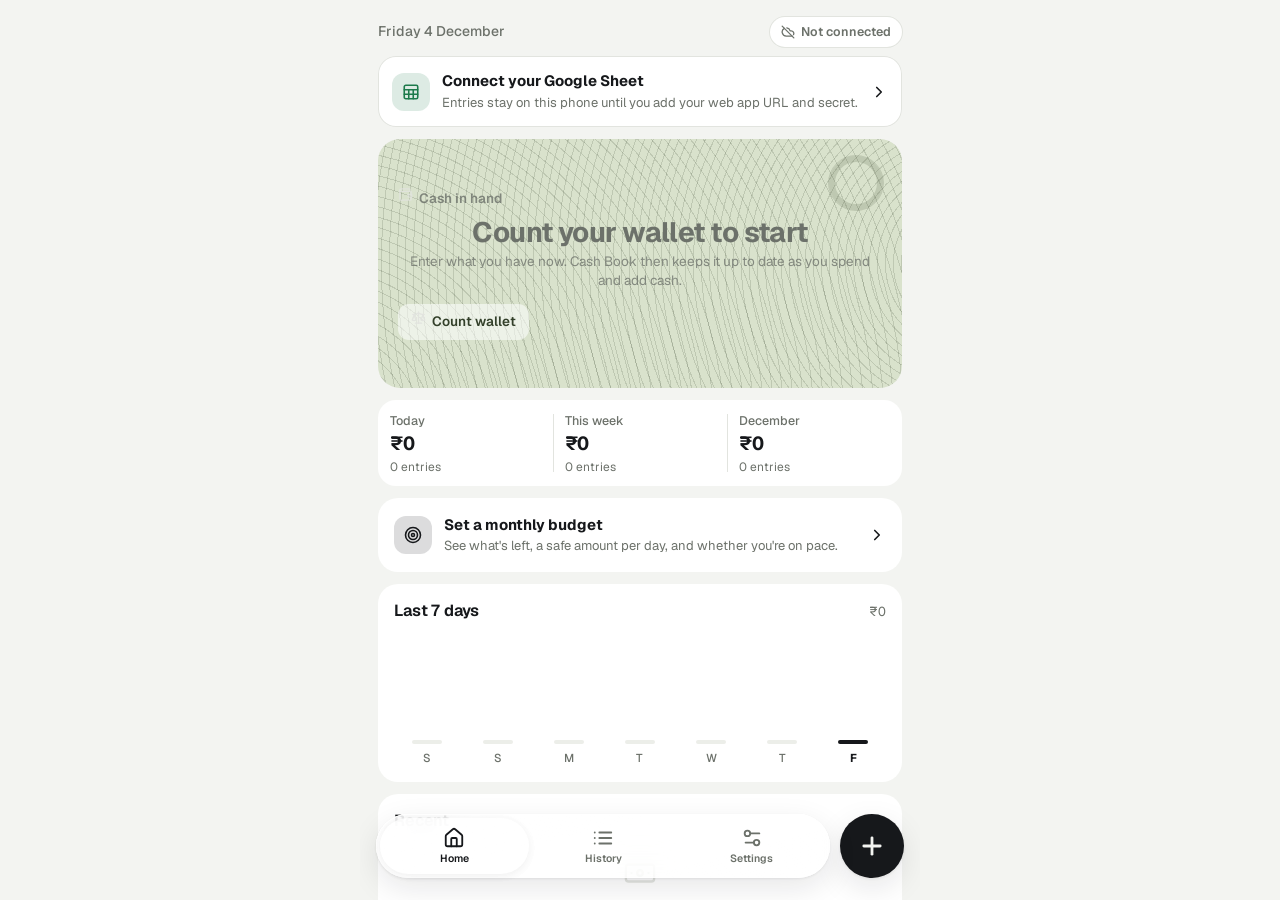
<file: index.html>
<!DOCTYPE html>
<html lang="en">
<head>
<meta charset="utf-8">
<meta name="viewport" content="width=device-width, initial-scale=1, viewport-fit=cover">
<title>Cash Book</title>
<meta name="description" content="Log cash, see what's left in your wallet and track your monthly budget. Syncs with your Google Sheet.">
<meta name="apple-mobile-web-app-capable" content="yes">
<meta name="mobile-web-app-capable" content="yes">
<meta name="apple-mobile-web-app-title" content="Cash Book">
<meta name="apple-mobile-web-app-status-bar-style" content="default">
<meta name="theme-color" content="#f3f4f1" media="(prefers-color-scheme: light)">
<meta name="theme-color" content="#0f1110" media="(prefers-color-scheme: dark)">
<link rel="apple-touch-icon" href="icon-180.png">
<link rel="icon" href="icon-192.png">
<link rel="manifest" href="manifest.webmanifest">
<link rel="preload" href="geist.woff2" as="font" type="font/woff2" crossorigin>
<style>
@font-face { font-family: "Geist"; src: url("geist.woff2") format("woff2"); font-weight: 100 900; font-display: swap; }
/* Clean ground, one ink colour, big numbers. The one decorative element is the "cash in hand" card, printed like a banknote. */
:root {
  --bg: #f3f4f1; --surface: #ffffff; --ink: #16181b; --muted: #6c716a; --line: #e2e4df; --fill: #eceee9;
  --note: #d9e2cc; --note-ink: #33402a; --note-line: rgba(51, 64, 42, .16); --note-btn: rgba(255, 255, 255, .55);
  --go: #1d7a4b; --go-soft: #dcefe3; --warn: #b8471a; --warn-soft: #f6e3d8;
  --glass: rgba(255, 255, 255, .62); --glass-edge: rgba(255, 255, 255, .9);
  --shadow: 0 10px 30px rgba(22, 24, 27, .10), 0 1px 3px rgba(22, 24, 27, .08);
  --f: "Geist", -apple-system, BlinkMacSystemFont, "Segoe UI", Roboto, sans-serif;
  color-scheme: light;
}
@media (prefers-color-scheme: dark) {
  :root:not([data-theme="light"]) {
    --bg: #0f1110; --surface: #1a1d1b; --ink: #eef0ec; --muted: #9aa197; --line: #2a2e2b; --fill: #232724;
    --note: #2b3424; --note-ink: #dfe8d2; --note-line: rgba(223, 232, 210, .09); --note-btn: rgba(255, 255, 255, .08);
    --go: #4fc387; --go-soft: rgba(79, 195, 135, .16); --warn: #ff8a5b; --warn-soft: rgba(255, 138, 91, .16);
    --glass: rgba(34, 38, 35, .55); --glass-edge: rgba(255, 255, 255, .14); --shadow: 0 10px 30px rgba(0, 0, 0, .45); color-scheme: dark;
  }
}
:root[data-theme="dark"] {
  --bg: #0f1110; --surface: #1a1d1b; --ink: #eef0ec; --muted: #9aa197; --line: #2a2e2b; --fill: #232724;
  --note: #2b3424; --note-ink: #dfe8d2; --note-line: rgba(223, 232, 210, .09); --note-btn: rgba(255, 255, 255, .08);
  --go: #4fc387; --go-soft: rgba(79, 195, 135, .16); --warn: #ff8a5b; --warn-soft: rgba(255, 138, 91, .16);
  --glass: rgba(34, 38, 35, .55); --glass-edge: rgba(255, 255, 255, .14); --shadow: 0 10px 30px rgba(0, 0, 0, .45); color-scheme: dark;
}

* { box-sizing: border-box; -webkit-tap-highlight-color: transparent; }
html, body { height: 100%; margin: 0; background: var(--bg); color: var(--ink); }
body { font: 16px/1.4 var(--f); -webkit-font-smoothing: antialiased; overflow: hidden; touch-action: manipulation; }
button { font: inherit; color: inherit; background: none; border: 0; padding: 0; cursor: pointer; }
input, select, textarea { font: inherit; color: inherit; }
button:focus-visible, input:focus-visible, select:focus-visible, textarea:focus-visible { outline: 2px solid var(--go); outline-offset: 2px; }
.num { font-variant-numeric: tabular-nums; }
svg { flex: none; }

.app { position: fixed; inset: 0; max-width: 560px; margin: 0 auto; overflow: hidden; background: var(--bg); isolation: isolate; }
.scroll { position: absolute; inset: 0; overflow-y: auto; overflow-x: hidden; -webkit-overflow-scrolling: touch; overscroll-behavior-y: contain; scrollbar-width: none;
  padding: calc(env(safe-area-inset-top, 0px) + 12px) max(18px, env(safe-area-inset-right, 0px)) calc(env(safe-area-inset-bottom, 0px) + 128px) max(18px, env(safe-area-inset-left, 0px)); }
.scroll::-webkit-scrollbar { display: none; }

/* Header */
.top { display: flex; align-items: center; justify-content: space-between; min-height: 40px; margin-bottom: 4px; }
.date-line { font-size: 14px; color: var(--muted); font-weight: 500; }
.live { height: 30px; padding: 0 11px; border-radius: 99px; background: var(--surface); display: inline-flex; gap: 6px; align-items: center; font-size: 12.5px; font-weight: 600; color: var(--muted); box-shadow: 0 0 0 1px var(--line); }
.live .dot { width: 7px; height: 7px; border-radius: 50%; background: var(--go); box-shadow: 0 0 0 3px var(--go-soft); animation: breathe 2.4s ease-in-out infinite; }
.live.busy { color: var(--ink); }
@keyframes breathe { 50% { box-shadow: 0 0 0 5px transparent; } }
@keyframes spin { to { transform: rotate(360deg); } }
.spin { animation: spin .8s linear infinite; }
h1.screen-title { font-size: 32px; font-weight: 700; letter-spacing: -.03em; margin: 2px 0 14px; }

/* Banknote: cash in hand */
.note { position: relative; border-radius: 22px; padding: 18px 18px 16px; background: var(--note); color: var(--note-ink); overflow: hidden; margin-bottom: 12px; }
.note::before { content: ""; position: absolute; inset: 0; pointer-events: none;
  background:
    repeating-radial-gradient(circle at 112% 50%, transparent 0 7px, var(--note-line) 7px 8px),
    repeating-radial-gradient(circle at -12% 120%, transparent 0 9px, var(--note-line) 9px 10px); }
.note::after { content: ""; position: absolute; right: 18px; top: 16px; width: 54px; height: 54px; border-radius: 50%; border: 1.5px solid var(--note-line); box-shadow: inset 0 0 0 6px var(--note-line); }
.note > * { position: relative; }
.note .lbl { font-size: 13.5px; font-weight: 600; opacity: .8; display: flex; gap: 6px; align-items: center; }
.note .amt { font-size: 46px; font-weight: 700; letter-spacing: -.035em; line-height: 1.05; margin: 6px 0 2px; }
.note .sub { font-size: 13.5px; opacity: .78; }
.note .acts { display: flex; gap: 8px; margin-top: 14px; }
.note .acts button { height: 36px; padding: 0 13px; border-radius: 11px; font-size: 13.5px; font-weight: 600; display: inline-flex; gap: 6px; align-items: center; background: rgba(255,255,255,.55); color: var(--note-ink); }
:root[data-theme="dark"] .note .acts button { background: rgba(255,255,255,.08); }
@media (prefers-color-scheme: dark) { :root:not([data-theme="light"]) .note .acts button { background: rgba(255,255,255,.08); } }

/* Period strip */
.periods { display: grid; grid-template-columns: repeat(3, minmax(0, 1fr)); background: var(--surface); border-radius: 18px; margin-bottom: 12px; }
.periods button { padding: 12px 12px 11px; text-align: left; position: relative; min-width: 0; }
.periods button + button::before { content: ""; position: absolute; left: 0; top: 14px; bottom: 14px; border-left: 1px solid var(--line); }
.periods .k { font-size: 12.5px; color: var(--muted); font-weight: 500; }
.periods .v { font-size: 19px; font-weight: 700; letter-spacing: -.02em; margin-top: 2px; white-space: nowrap; overflow: hidden; text-overflow: ellipsis; }
.periods .c { font-size: 12px; color: var(--muted); margin-top: 1px; }

/* Panels */
.panel { background: var(--surface); border-radius: 20px; padding: 16px; margin-bottom: 12px; }
.panel-h { display: flex; align-items: baseline; justify-content: space-between; gap: 10px; margin-bottom: 12px; }
.panel-h h2 { font-size: 16px; font-weight: 650; margin: 0; letter-spacing: -.01em; }
.panel-h .aside { font-size: 13px; color: var(--muted); }
.panel-h .link { font-size: 13.5px; color: var(--go); font-weight: 600; }

/* Budget */
.budget-big { display: flex; align-items: baseline; gap: 6px; font-size: 26px; font-weight: 700; letter-spacing: -.025em; }
.budget-big small { font-size: 14px; color: var(--muted); font-weight: 500; letter-spacing: 0; }
.meter { position: relative; height: 10px; border-radius: 99px; background: var(--fill); margin: 12px 0 8px; }
.meter i { position: absolute; left: 0; top: 0; bottom: 0; border-radius: 99px; background: var(--ink); }
.meter i.over { background: var(--warn); }
.meter b { position: absolute; top: -4px; bottom: -4px; width: 2px; border-radius: 2px; background: var(--go); }
.budget-foot { display: flex; justify-content: space-between; font-size: 12.5px; color: var(--muted); gap: 10px; }
.pace { display: inline-flex; gap: 5px; align-items: center; margin-top: 10px; font-size: 13px; font-weight: 600; padding: 6px 10px; border-radius: 10px; }
.pace.ok { background: var(--go-soft); color: var(--go); }
.pace.bad { background: var(--warn-soft); color: var(--warn); }

/* Quick add */
.quick { display: flex; gap: 8px; overflow-x: auto; margin: 0 -16px; padding: 0 16px 2px; scrollbar-width: none; }
.quick::-webkit-scrollbar { display: none; }
.quick button { flex: none; display: flex; align-items: center; gap: 9px; padding: 8px 12px 8px 8px; border-radius: 14px; background: var(--fill); text-align: left; }
.quick .q-t { font-size: 13.5px; font-weight: 600; display: block; }
.quick .q-a { font-size: 12.5px; color: var(--muted); display: block; }

/* Category mix */
.mix { display: flex; height: 12px; border-radius: 99px; overflow: hidden; gap: 2px; margin-bottom: 14px; }
.mix span { min-width: 3px; }
.cats { display: grid; grid-template-columns: repeat(2, minmax(0, 1fr)); gap: 12px 14px; }
.cat { display: flex; gap: 10px; align-items: center; min-width: 0; text-align: left; }
.cat .tx { min-width: 0; }
.cat .n { font-size: 13.5px; font-weight: 500; white-space: nowrap; overflow: hidden; text-overflow: ellipsis; }
.cat .v { font-size: 14.5px; font-weight: 650; }
.cat .d { font-size: 11.5px; font-weight: 600; }
.cat .d.up { color: var(--warn); }
.cat .d.dn { color: var(--go); }
.ic { flex: none; display: grid; place-items: center; border-radius: 12px; }

/* 7-day chart */
.week { display: grid; grid-template-columns: repeat(7, minmax(0, 1fr)); gap: 6px; align-items: end; height: 132px; }
.wk { display: flex; flex-direction: column; align-items: center; gap: 6px; height: 100%; justify-content: flex-end; min-width: 0; }
.wk .bar { width: 100%; max-width: 30px; border-radius: 8px; background: var(--fill); position: relative; }
.wk .bar.today { background: var(--ink); }
.wk .val { font-size: 10.5px; color: var(--muted); font-weight: 600; white-space: nowrap; }
.wk .day { font-size: 11.5px; color: var(--muted); font-weight: 500; }
.wk.today .day { color: var(--ink); font-weight: 700; }
.avg-line { font-size: 12.5px; color: var(--muted); margin-top: 10px; }

/* Facts */
.facts { display: grid; gap: 10px; }
.fact { display: grid; grid-template-columns: 30px minmax(0, 1fr); gap: 10px; font-size: 14px; align-items: start; }
.fact .ic { width: 30px; height: 30px; border-radius: 9px; background: var(--fill); color: var(--muted); }
.fact b { font-weight: 650; }

/* Rows */
.row { display: flex; gap: 12px; align-items: center; width: 100%; text-align: left; padding: 10px 0; position: relative; }
.row + .row::before { content: ""; position: absolute; top: 0; left: 52px; right: 0; border-top: 1px solid var(--line); }
.row .mid { flex: 1; min-width: 0; }
.row .t { font-size: 15px; font-weight: 550; white-space: nowrap; overflow: hidden; text-overflow: ellipsis; }
.row .s { font-size: 12.5px; color: var(--muted); margin-top: 1px; display: flex; gap: 4px; align-items: center; white-space: nowrap; overflow: hidden; }
.row .s span { overflow: hidden; text-overflow: ellipsis; }
.row .a { font-size: 15.5px; font-weight: 650; text-align: right; }
.row .a.in { color: var(--go); }
.row.fresh { animation: fresh 2.8s ease-out; }
@keyframes fresh { from { background: var(--go-soft); } to { background: transparent; } }
.newtag { font-size: 10px; font-weight: 700; color: var(--go); background: var(--go-soft); padding: 2px 6px; border-radius: 6px; margin-left: 6px; vertical-align: 2px; }

/* History */
.search { display: flex; align-items: center; gap: 8px; height: 42px; padding: 0 12px; border-radius: 13px; background: var(--surface); color: var(--muted); box-shadow: 0 0 0 1px var(--line); margin-bottom: 10px; }
.search input { flex: 1; min-width: 0; border: 0; outline: none; background: none; font-size: 16px; color: var(--ink); }
.filters { display: flex; gap: 8px; overflow-x: auto; margin: 0 -18px 12px; padding: 0 18px; scrollbar-width: none; }
.filters::-webkit-scrollbar { display: none; }
.fbtn { flex: none; height: 36px; padding: 0 12px; border-radius: 11px; background: var(--surface); box-shadow: 0 0 0 1px var(--line); display: inline-flex; gap: 6px; align-items: center; font-size: 13.5px; font-weight: 600; }
.fbtn.on { background: var(--ink); color: var(--bg); box-shadow: none; }
.result { display: flex; justify-content: space-between; align-items: center; gap: 10px; padding: 12px 14px; border-radius: 16px; background: var(--surface); margin-bottom: 6px; }
.result .l { font-size: 13px; color: var(--muted); min-width: 0; }
.result .l b { color: var(--ink); font-size: 20px; font-weight: 700; letter-spacing: -.02em; display: block; }
.result .r { text-align: right; font-size: 12.5px; color: var(--muted); }
.result .r b { color: var(--go); font-weight: 650; }
.result .clear { font-size: 13px; color: var(--go); font-weight: 600; }
.dayh { display: flex; justify-content: space-between; font-size: 13px; font-weight: 600; color: var(--muted); padding: 16px 4px 6px; }
.dayh .num { color: var(--ink); }
.daybox { background: var(--surface); border-radius: 18px; padding: 2px 14px; }
.empty { text-align: center; color: var(--muted); padding: 48px 20px; font-size: 14.5px; }
.empty svg { color: var(--line); margin-bottom: 8px; }

/* Settings */
.group-t { font-size: 13px; color: var(--muted); font-weight: 600; margin: 18px 6px 7px; }
.group { background: var(--surface); border-radius: 16px; overflow: hidden; }
.sr { display: flex; align-items: center; gap: 12px; padding: 13px 14px; width: 100%; text-align: left; font-size: 15px; position: relative; }
.sr + .sr::before { content: ""; position: absolute; top: 0; left: 14px; right: 0; border-top: 1px solid var(--line); }
.sr .g { flex: 1; min-width: 0; }
.sr small { display: block; color: var(--muted); font-size: 12.5px; margin-top: 2px; }
.sr .val { color: var(--muted); font-size: 14.5px; }
.sw { width: 48px; height: 29px; border-radius: 99px; background: var(--fill); position: relative; flex: none; transition: background .2s; }
.sw::after { content: ""; position: absolute; top: 2px; left: 2px; width: 25px; height: 25px; border-radius: 50%; background: #fff; box-shadow: 0 2px 5px rgba(0,0,0,.2); transition: transform .28s cubic-bezier(.3, 1.4, .5, 1); }
.sw.on { background: var(--go); }
.sw.on::after { transform: translateX(19px); }
.seg { display: inline-flex; background: var(--fill); border-radius: 10px; padding: 3px; }
.seg button { height: 28px; padding: 0 10px; border-radius: 8px; font-size: 13px; font-weight: 600; color: var(--muted); }
.seg button.on { background: var(--surface); color: var(--ink); box-shadow: 0 1px 3px rgba(0,0,0,.1); }

/* Liquid-glass tab bar */
.dock { position: absolute; left: 16px; right: 16px; bottom: calc(22px + env(safe-area-inset-bottom, 0px)); display: flex; gap: 10px; z-index: 20; }
.glass { background: var(--glass); -webkit-backdrop-filter: blur(18px) saturate(190%); backdrop-filter: blur(18px) saturate(190%);
  box-shadow: inset 0 1px 0 var(--glass-edge), inset 0 0 0 .5px var(--glass-edge), var(--shadow); position: relative; }
.glass::before { content: ""; position: absolute; inset: 0; border-radius: inherit; pointer-events: none;
  background: linear-gradient(165deg, rgba(255,255,255,.5), rgba(255,255,255,0) 40%, rgba(255,255,255,0) 72%, rgba(255,255,255,.16)); mix-blend-mode: soft-light; }
.tabs { flex: 1; height: 64px; border-radius: 32px; display: flex; padding: 4px; }
.lens { position: absolute; top: 4px; bottom: 4px; left: 4px; width: calc((100% - 8px) / 3); border-radius: 28px; background: var(--surface); opacity: .82;
  box-shadow: 0 2px 10px rgba(0,0,0,.08); transition: transform .5s cubic-bezier(.3, 1.3, .45, 1); }
.tab { position: relative; z-index: 1; flex: 1; display: flex; flex-direction: column; align-items: center; justify-content: center; gap: 2px; font-size: 10.5px; font-weight: 600; color: var(--muted); }
.tab.on { color: var(--ink); }
.fab { width: 64px; height: 64px; border-radius: 50%; display: grid; place-items: center; flex: none; background: var(--ink); color: var(--bg); box-shadow: var(--shadow); }
.tab:active, .fab:active { transform: scale(.94); }

/* Sheets */
.layer { position: absolute; inset: 0; z-index: 40; pointer-events: none; }
.layer.open { pointer-events: auto; }
.scrim { position: absolute; inset: 0; background: rgba(10, 12, 11, .32); opacity: 0; transition: opacity .3s; }
.layer.open .scrim { opacity: 1; }
.sheet { position: absolute; left: 0; right: 0; bottom: 0; max-height: calc(100% - 44px); border-radius: 28px 28px 0 0; background: var(--bg); display: flex; flex-direction: column;
  transform: translateY(104%); transition: transform .42s cubic-bezier(.22, 1, .3, 1); box-shadow: 0 -10px 40px rgba(0,0,0,.15); }
.sheet.tall { top: 44px; }
.layer.open .sheet { transform: none; }
.grab { width: 38px; height: 5px; border-radius: 3px; background: var(--line); margin: 7px auto 0; flex: none; }
.sh { display: grid; grid-template-columns: 1fr auto 1fr; align-items: center; padding: 10px 18px 6px; flex: none; }
.sh .t { font-weight: 650; font-size: 16px; }
.sh .x { justify-self: start; color: var(--muted); font-size: 15.5px; font-weight: 500; }
.sh .ok { justify-self: end; color: var(--go); font-weight: 650; font-size: 15.5px; }
.sh .ok:disabled { opacity: .35; }
.sb { overflow-y: auto; padding: 4px 18px 8px; scrollbar-width: none; flex: 1; }
.sf { padding: 10px 18px calc(20px + env(safe-area-inset-bottom, 0px)); flex: none; display: grid; gap: 8px; }
.primary { height: 54px; border-radius: 16px; background: var(--ink); color: var(--bg); font-weight: 650; font-size: 16.5px; display: flex; align-items: center; justify-content: center; gap: 8px; }
.primary:disabled { opacity: .3; }
.danger { height: 42px; color: var(--warn); font-weight: 600; font-size: 15px; }

.kind { display: flex; justify-content: center; margin: 4px 0 6px; }
.amount { text-align: center; padding: 6px 0 12px; }
.amount .v { font-size: 60px; font-weight: 700; letter-spacing: -.045em; display: inline-flex; align-items: baseline; gap: 2px; line-height: 1.1; }
.amount .v .cur { font-size: 32px; color: var(--muted); font-weight: 600; margin-right: 4px; }
.amount .v .ph { color: var(--line); }
.amount .v.in { color: var(--go); }
.caret { width: 3px; height: 50px; border-radius: 2px; background: var(--go); align-self: center; margin-left: 3px; animation: blink 1.05s steps(1) infinite; }
@keyframes blink { 50% { opacity: 0; } }
.pick { display: grid; grid-template-columns: repeat(4, minmax(0, 1fr)); gap: 12px 6px; margin-bottom: 12px; }
.pick button { display: flex; flex-direction: column; align-items: center; gap: 5px; font-size: 11.5px; font-weight: 500; color: var(--muted); min-width: 0; }
.pick button span:last-child { max-width: 100%; overflow: hidden; text-overflow: ellipsis; white-space: nowrap; }
.pick button.on { color: var(--ink); font-weight: 650; }
.pick .ic { transition: transform .2s cubic-bezier(.3, 1.5, .5, 1); }
.pick button.on .ic { transform: scale(1.07); }
.field { display: flex; align-items: center; gap: 10px; background: var(--surface); border-radius: 14px; padding: 0 14px; height: 48px; margin-bottom: 8px; color: var(--muted); }
.field input { flex: 1; min-width: 0; border: 0; outline: none; background: none; font-size: 16px; color: var(--ink); }
.metas { display: flex; gap: 8px; margin-bottom: 12px; flex-wrap: wrap; }
.meta { height: 34px; padding: 0 11px; border-radius: 10px; background: var(--surface); display: inline-flex; gap: 6px; align-items: center; font-size: 13px; font-weight: 600; color: var(--muted); position: relative; }
.meta input[type="datetime-local"] { position: absolute; inset: 0; opacity: 0; width: 100%; }
.keys { display: grid; grid-template-columns: repeat(3, minmax(0, 1fr)); gap: 7px; }
.keys button { height: 52px; border-radius: 14px; background: var(--surface); font-size: 24px; font-weight: 550; display: grid; place-items: center; }
.keys button.fn { background: transparent; }
.keys button:active { transform: scale(.95); background: var(--fill); }

/* Filter sheet */
.opts { display: grid; grid-template-columns: repeat(2, minmax(0, 1fr)); gap: 8px; margin-bottom: 14px; }
.opt { height: 46px; border-radius: 13px; background: var(--surface); font-size: 14.5px; font-weight: 600; text-align: left; padding: 0 14px; display: flex; align-items: center; justify-content: space-between; gap: 8px; }
.opt.on { background: var(--ink); color: var(--bg); }
.range { display: grid; grid-template-columns: repeat(2, minmax(0, 1fr)); gap: 8px; margin-bottom: 8px; }
.range label { background: var(--surface); border-radius: 13px; padding: 9px 12px; font-size: 12px; color: var(--muted); font-weight: 600; display: grid; gap: 2px; }
.range input { border: 0; outline: none; background: none; font-size: 15.5px; color: var(--ink); width: 100%; padding: 0; }
.sec-t { font-size: 13px; font-weight: 600; color: var(--muted); margin: 6px 4px 8px; }
.catlist { background: var(--surface); border-radius: 16px; overflow: hidden; margin-bottom: 12px; }
.catlist button { display: flex; align-items: center; gap: 12px; width: 100%; padding: 10px 14px; text-align: left; font-size: 15px; position: relative; }
.catlist button + button::before { content: ""; position: absolute; top: 0; left: 58px; right: 0; border-top: 1px solid var(--line); }
.catlist .g { flex: 1; }
.check { width: 24px; height: 24px; border-radius: 8px; box-shadow: inset 0 0 0 1.5px var(--line); display: grid; place-items: center; color: transparent; }
.catlist button.on .check { background: var(--ink); box-shadow: none; color: var(--bg); }

.toast { position: absolute; left: 50%; bottom: calc(102px + env(safe-area-inset-bottom, 0px)); transform: translate(-50%, 12px); opacity: 0; transition: all .32s cubic-bezier(.22, 1.3, .4, 1);
  z-index: 50; background: var(--ink); color: var(--bg); border-radius: 14px; padding: 11px 12px 11px 14px; font-size: 14px; font-weight: 600; display: flex; gap: 12px; align-items: center; white-space: nowrap; pointer-events: none; }
.toast.show { opacity: 1; transform: translate(-50%, 0); pointer-events: auto; }
.toast button { color: var(--go); font-weight: 700; }
.toast.top { bottom: auto; top: calc(62px + env(safe-area-inset-top, 0px)); }
@media (max-width: 760px) { .toast.top { top: 14px; } }
.wallet-line { display: grid; grid-template-columns: 18px minmax(0, 1fr); gap: 8px; margin-top: 12px; padding-top: 12px; border-top: 1px solid var(--line); font-size: 13.5px; color: var(--muted); }
.wallet-line svg { margin-top: 1px; }
.wallet-line b { color: var(--ink); font-weight: 650; }
@media (max-height: 760px) {
  .amount { padding: 0 0 6px; } .amount .v { font-size: 48px; } .caret { height: 40px; }
  .pick { gap: 8px 6px; } .pick .ic { width: 42px !important; height: 42px !important; }
  .keys button { height: 46px; } .field { height: 44px; } .metas { margin-bottom: 8px; } .sf { padding-top: 6px; }
}
@media (max-height: 720px) {
  .pick { display: flex; overflow-x: auto; gap: 4px; margin: 0 -18px 10px; padding: 0 18px; scrollbar-width: none; }
  .pick::-webkit-scrollbar { display: none; }
  .pick button { flex: none; width: 70px; }
}
@media (prefers-reduced-motion: reduce) { *, *::before, *::after { animation-duration: .01ms !important; transition-duration: .01ms !important; } }

/* App overrides */
.note .acts button { background: var(--note-btn); }
.toast.top { top: calc(env(safe-area-inset-top, 0px) + 12px); }


.banner { display: flex; gap: 12px; align-items: center; width: 100%; text-align: left; background: var(--surface); border-radius: 18px; padding: 14px; margin-bottom: 12px; box-shadow: inset 0 0 0 1px var(--line); }
.banner .ic { background: var(--go-soft); color: var(--go); }
.banner b { display: block; font-size: 15px; }
.banner span.s { font-size: 13px; color: var(--muted); }
.cta { display: flex; gap: 12px; align-items: center; width: 100%; text-align: left; }
.cta .g { flex: 1; min-width: 0; }
.cta b { display: block; font-size: 15px; }
.cta small { display: block; font-size: 13px; color: var(--muted); margin-top: 2px; }
.note.empty .amt { font-size: 28px; letter-spacing: -.02em; margin: 8px 0 4px; }
.status-line { font-size: 12.5px; color: var(--muted); margin: 7px 6px 0; line-height: 1.4; }
.status-line.err { color: var(--warn); }
.sr textarea, .sr input.txt { border: 0; outline: none; background: none; width: 100%; font-size: 16px; resize: none; padding: 0; }
.sr textarea { font: 14px/1.35 ui-monospace, Menlo, monospace; }
.sr select { border: 0; outline: none; background: none; font-size: 15px; color: var(--muted); text-align: right; -webkit-appearance: none; appearance: none; max-width: 60%; }
.sr .stack { flex: 1; min-width: 0; display: grid; gap: 3px; }
.sr .stack label { font-size: 12.5px; color: var(--muted); font-weight: 600; }
.pend-dot { width: 7px; height: 7px; border-radius: 50%; background: #e0a100; display: inline-block; margin-left: 6px; vertical-align: 2px; }
</style>
</head>
<body>
<div class="app" id="app"></div>
<script>
'use strict';
(function () {
  // ---------- Icons (Lucide, bundled so the app works offline) ----------
  const ICONS = {"house":[["path",{"d":"M15 21v-8a1 1 0 0 0-1-1h-4a1 1 0 0 0-1 1v8"}],["path",{"d":"M3 10a2 2 0 0 1 .709-1.528l7-5.999a2 2 0 0 1 2.582 0l7 5.999A2 2 0 0 1 21 10v9a2 2 0 0 1-2 2H5a2 2 0 0 1-2-2z"}]],"list":[["path",{"d":"M3 12h.01"}],["path",{"d":"M3 18h.01"}],["path",{"d":"M3 6h.01"}],["path",{"d":"M8 12h13"}],["path",{"d":"M8 18h13"}],["path",{"d":"M8 6h13"}]],"settings-2":[["path",{"d":"M20 7h-9"}],["path",{"d":"M14 17H5"}],["circle",{"cx":"17","cy":"17","r":"3"}],["circle",{"cx":"7","cy":"7","r":"3"}]],"plus":[["path",{"d":"M5 12h14"}],["path",{"d":"M12 5v14"}]],"refresh-cw":[["path",{"d":"M3 12a9 9 0 0 1 9-9 9.75 9.75 0 0 1 6.74 2.74L21 8"}],["path",{"d":"M21 3v5h-5"}],["path",{"d":"M21 12a9 9 0 0 1-9 9 9.75 9.75 0 0 1-6.74-2.74L3 16"}],["path",{"d":"M8 16H3v5"}]],"check":[["path",{"d":"M20 6 9 17l-5-5"}]],"cloud":[["path",{"d":"M17.5 19H9a7 7 0 1 1 6.71-9h1.79a4.5 4.5 0 1 1 0 9Z"}]],"wallet":[["path",{"d":"M19 7V4a1 1 0 0 0-1-1H5a2 2 0 0 0 0 4h15a1 1 0 0 1 1 1v4h-3a2 2 0 0 0 0 4h3a1 1 0 0 0 1-1v-2a1 1 0 0 0-1-1"}],["path",{"d":"M3 5v14a2 2 0 0 0 2 2h15a1 1 0 0 0 1-1v-4"}]],"scale":[["path",{"d":"m16 16 3-8 3 8c-.87.65-1.92 1-3 1s-2.13-.35-3-1Z"}],["path",{"d":"m2 16 3-8 3 8c-.87.65-1.92 1-3 1s-2.13-.35-3-1Z"}],["path",{"d":"M7 21h10"}],["path",{"d":"M12 3v18"}],["path",{"d":"M3 7h2c2 0 5-1 7-2 2 1 5 2 7 2h2"}]],"trending-up":[["polyline",{"points":"22 7 13.5 15.5 8.5 10.5 2 17"}],["polyline",{"points":"16 7 22 7 22 13"}]],"trending-down":[["polyline",{"points":"22 17 13.5 8.5 8.5 13.5 2 7"}],["polyline",{"points":"16 17 22 17 22 11"}]],"calendar-range":[["rect",{"width":"18","height":"18","x":"3","y":"4","rx":"2"}],["path",{"d":"M16 2v4"}],["path",{"d":"M3 10h18"}],["path",{"d":"M8 2v4"}],["path",{"d":"M17 14h-6"}],["path",{"d":"M13 18H7"}],["path",{"d":"M7 14h.01"}],["path",{"d":"M17 18h.01"}]],"arrow-up-wide-narrow":[["path",{"d":"m3 8 4-4 4 4"}],["path",{"d":"M7 4v16"}],["path",{"d":"M11 12h10"}],["path",{"d":"M11 16h7"}],["path",{"d":"M11 20h4"}]],"repeat":[["path",{"d":"m17 2 4 4-4 4"}],["path",{"d":"M3 11v-1a4 4 0 0 1 4-4h14"}],["path",{"d":"m7 22-4-4 4-4"}],["path",{"d":"M21 13v1a4 4 0 0 1-4 4H3"}]],"calendar-days":[["path",{"d":"M8 2v4"}],["path",{"d":"M16 2v4"}],["rect",{"width":"18","height":"18","x":"3","y":"4","rx":"2"}],["path",{"d":"M3 10h18"}],["path",{"d":"M8 14h.01"}],["path",{"d":"M12 14h.01"}],["path",{"d":"M16 14h.01"}],["path",{"d":"M8 18h.01"}],["path",{"d":"M12 18h.01"}],["path",{"d":"M16 18h.01"}]],"map-pin":[["path",{"d":"M20 10c0 4.993-5.539 10.193-7.399 11.799a1 1 0 0 1-1.202 0C9.539 20.193 4 14.993 4 10a8 8 0 0 1 16 0"}],["circle",{"cx":"12","cy":"10","r":"3"}]],"search":[["circle",{"cx":"11","cy":"11","r":"8"}],["path",{"d":"m21 21-4.3-4.3"}]],"calendar":[["path",{"d":"M8 2v4"}],["path",{"d":"M16 2v4"}],["rect",{"width":"18","height":"18","x":"3","y":"4","rx":"2"}],["path",{"d":"M3 10h18"}]],"chevron-down":[["path",{"d":"m6 9 6 6 6-6"}]],"shapes":[["path",{"d":"M8.3 10a.7.7 0 0 1-.626-1.079L11.4 3a.7.7 0 0 1 1.198-.043L16.3 8.9a.7.7 0 0 1-.572 1.1Z"}],["rect",{"x":"3","y":"14","width":"7","height":"7","rx":"1"}],["circle",{"cx":"17.5","cy":"17.5","r":"3.5"}]],"arrow-left-right":[["path",{"d":"M8 3 4 7l4 4"}],["path",{"d":"M4 7h16"}],["path",{"d":"m16 21 4-4-4-4"}],["path",{"d":"M20 17H4"}]],"arrow-down-up":[["path",{"d":"m3 16 4 4 4-4"}],["path",{"d":"M7 20V4"}],["path",{"d":"m21 8-4-4-4 4"}],["path",{"d":"M17 4v16"}]],"search-x":[["path",{"d":"m13.5 8.5-5 5"}],["path",{"d":"m8.5 8.5 5 5"}],["circle",{"cx":"11","cy":"11","r":"8"}],["path",{"d":"m21 21-4.3-4.3"}]],"sheet":[["rect",{"width":"18","height":"18","x":"3","y":"3","rx":"2","ry":"2"}],["line",{"x1":"3","x2":"21","y1":"9","y2":"9"}],["line",{"x1":"3","x2":"21","y1":"15","y2":"15"}],["line",{"x1":"9","x2":"9","y1":"9","y2":"21"}],["line",{"x1":"15","x2":"15","y1":"9","y2":"21"}]],"chevron-right":[["path",{"d":"m9 18 6-6-6-6"}]],"smartphone":[["rect",{"width":"14","height":"20","x":"5","y":"2","rx":"2","ry":"2"}],["path",{"d":"M12 18h.01"}]],"pencil-line":[["path",{"d":"M12 20h9"}],["path",{"d":"M16.376 3.622a1 1 0 0 1 3.002 3.002L7.368 18.635a2 2 0 0 1-.855.506l-2.872.838a.5.5 0 0 1-.62-.62l.838-2.872a2 2 0 0 1 .506-.854z"}],["path",{"d":"m15 5 3 3"}]],"clock":[["circle",{"cx":"12","cy":"12","r":"10"}],["polyline",{"points":"12 6 12 12 16 14"}]],"delete":[["path",{"d":"M10 5a2 2 0 0 0-1.344.519l-6.328 5.74a1 1 0 0 0 0 1.481l6.328 5.741A2 2 0 0 0 10 19h10a2 2 0 0 0 2-2V7a2 2 0 0 0-2-2z"}],["path",{"d":"m12 9 6 6"}],["path",{"d":"m18 9-6 6"}]],"zap":[["path",{"d":"M4 14a1 1 0 0 1-.78-1.63l9.9-10.2a.5.5 0 0 1 .86.46l-1.92 6.02A1 1 0 0 0 13 10h7a1 1 0 0 1 .78 1.63l-9.9 10.2a.5.5 0 0 1-.86-.46l1.92-6.02A1 1 0 0 0 11 14z"}]],"trash-2":[["path",{"d":"M3 6h18"}],["path",{"d":"M19 6v14c0 1-1 2-2 2H7c-1 0-2-1-2-2V6"}],["path",{"d":"M8 6V4c0-1 1-2 2-2h4c1 0 2 1 2 2v2"}],["line",{"x1":"10","x2":"10","y1":"11","y2":"17"}],["line",{"x1":"14","x2":"14","y1":"11","y2":"17"}]],"shopping-basket":[["path",{"d":"m15 11-1 9"}],["path",{"d":"m19 11-4-7"}],["path",{"d":"M2 11h20"}],["path",{"d":"m3.5 11 1.6 7.4a2 2 0 0 0 2 1.6h9.8a2 2 0 0 0 2-1.6l1.7-7.4"}],["path",{"d":"M4.5 15.5h15"}],["path",{"d":"m5 11 4-7"}],["path",{"d":"m9 11 1 9"}]],"car-taxi-front":[["path",{"d":"M10 2h4"}],["path",{"d":"m21 8-2 2-1.5-3.7A2 2 0 0 0 15.646 5H8.4a2 2 0 0 0-1.903 1.257L5 10 3 8"}],["path",{"d":"M7 14h.01"}],["path",{"d":"M17 14h.01"}],["rect",{"width":"18","height":"8","x":"3","y":"10","rx":"2"}],["path",{"d":"M5 18v2"}],["path",{"d":"M19 18v2"}]],"banknote":[["rect",{"width":"20","height":"12","x":"2","y":"6","rx":"2"}],["circle",{"cx":"12","cy":"12","r":"2"}],["path",{"d":"M6 12h.01M18 12h.01"}]],"utensils":[["path",{"d":"M3 2v7c0 1.1.9 2 2 2h4a2 2 0 0 0 2-2V2"}],["path",{"d":"M7 2v20"}],["path",{"d":"M21 15V2a5 5 0 0 0-5 5v6c0 1.1.9 2 2 2h3Zm0 0v7"}]],"shopping-bag":[["path",{"d":"M6 2 3 6v14a2 2 0 0 0 2 2h14a2 2 0 0 0 2-2V6l-3-4Z"}],["path",{"d":"M3 6h18"}],["path",{"d":"M16 10a4 4 0 0 1-8 0"}]],"receipt":[["path",{"d":"M4 2v20l2-1 2 1 2-1 2 1 2-1 2 1 2-1 2 1V2l-2 1-2-1-2 1-2-1-2 1-2-1-2 1Z"}],["path",{"d":"M16 8h-6a2 2 0 1 0 0 4h4a2 2 0 1 1 0 4H8"}],["path",{"d":"M12 17.5v-11"}]],"pill":[["path",{"d":"m10.5 20.5 10-10a4.95 4.95 0 1 0-7-7l-10 10a4.95 4.95 0 1 0 7 7Z"}],["path",{"d":"m8.5 8.5 7 7"}]],"clapperboard":[["path",{"d":"M20.2 6 3 11l-.9-2.4c-.3-1.1.3-2.2 1.3-2.5l13.5-4c1.1-.3 2.2.3 2.5 1.3Z"}],["path",{"d":"m6.2 5.3 3.1 3.9"}],["path",{"d":"m12.4 3.4 3.1 4"}],["path",{"d":"M3 11h18v8a2 2 0 0 1-2 2H5a2 2 0 0 1-2-2Z"}]],"package":[["path",{"d":"M11 21.73a2 2 0 0 0 2 0l7-4A2 2 0 0 0 21 16V8a2 2 0 0 0-1-1.73l-7-4a2 2 0 0 0-2 0l-7 4A2 2 0 0 0 3 8v8a2 2 0 0 0 1 1.73z"}],["path",{"d":"M12 22V12"}],["path",{"d":"m3.3 7 7.703 4.734a2 2 0 0 0 1.994 0L20.7 7"}],["path",{"d":"m7.5 4.27 9 5.15"}]],"tag":[["path",{"d":"M12.586 2.586A2 2 0 0 0 11.172 2H4a2 2 0 0 0-2 2v7.172a2 2 0 0 0 .586 1.414l8.704 8.704a2.426 2.426 0 0 0 3.42 0l6.58-6.58a2.426 2.426 0 0 0 0-3.42z"}],["circle",{"cx":"7.5","cy":"7.5","r":".5","fill":"currentColor"}]],"target":[["circle",{"cx":"12","cy":"12","r":"10"}],["circle",{"cx":"12","cy":"12","r":"6"}],["circle",{"cx":"12","cy":"12","r":"2"}]],"cloud-off":[["path",{"d":"m2 2 20 20"}],["path",{"d":"M5.782 5.782A7 7 0 0 0 9 19h8.5a4.5 4.5 0 0 0 1.307-.193"}],["path",{"d":"M21.532 16.5A4.5 4.5 0 0 0 17.5 10h-1.79A7.008 7.008 0 0 0 10 5.07"}]],"triangle-alert":[["path",{"d":"m21.73 18-8-14a2 2 0 0 0-3.48 0l-8 14A2 2 0 0 0 4 21h16a2 2 0 0 0 1.73-3"}],["path",{"d":"M12 9v4"}],["path",{"d":"M12 17h.01"}]],"link-2":[["path",{"d":"M9 17H7A5 5 0 0 1 7 7h2"}],["path",{"d":"M15 7h2a5 5 0 1 1 0 10h-2"}],["line",{"x1":"8","x2":"16","y1":"12","y2":"12"}]],"info":[["circle",{"cx":"12","cy":"12","r":"10"}],["path",{"d":"M12 16v-4"}],["path",{"d":"M12 8h.01"}]]};
  function ic(name, size, sw) {
    const s = size || 20, kids = ICONS[name] || [];
    const a = o => Object.entries(o).map(([k, v]) => `${k}="${v}"`).join(' ');
    return `<svg xmlns="http://www.w3.org/2000/svg" width="${s}" height="${s}" viewBox="0 0 24 24" fill="none" stroke="currentColor" stroke-width="${sw || 2}" stroke-linecap="round" stroke-linejoin="round" aria-hidden="true">${kids.map(([t, x]) => `<${t} ${a(x)}/>`).join('')}</svg>`;
  }

  // ---------- Categories ----------
  const CATS = [
    { name: 'Food', icon: 'utensils', color: '#e2802c' }, { name: 'Groceries', icon: 'shopping-basket', color: '#2c9a57' },
    { name: 'Transport', icon: 'car-taxi-front', color: '#2f74d0' }, { name: 'Shopping', icon: 'shopping-bag', color: '#d6457a' },
    { name: 'Bills', icon: 'receipt', color: '#8a52cf' }, { name: 'Health', icon: 'pill', color: '#d64545' },
    { name: 'Fun', icon: 'clapperboard', color: '#5a58cc' }, { name: 'Other', icon: 'package', color: '#7f857b' }
  ];
  const CASH_IN = { name: 'Cash in', icon: 'banknote', color: '#1d7a4b' };
  const PALETTE = ['#e2802c', '#2c9a57', '#2f74d0', '#d6457a', '#8a52cf', '#d64545', '#5a58cc', '#7f857b', '#1f8a8a', '#a8742a'];
  function catOf(e) {
    if (e.type === 'in') return CASH_IN;
    const n = String(e.category || 'Other');
    const found = CATS.find(c => c.name.toLowerCase() === n.toLowerCase());
    if (found) return found;
    const s = [...n].reduce((a, ch) => a + ch.codePointAt(0), 0);
    return { name: n, icon: 'tag', color: PALETTE[s % PALETTE.length] };
  }
  const icBox = (c, size, filled) => `<span class="ic" style="width:${size}px;height:${size}px;border-radius:${Math.round(size * .32)}px;background:${filled ? c.color : `color-mix(in srgb, ${c.color} 15%, transparent)`};color:${filled ? '#fff' : c.color}">${ic(c.icon, Math.round(size * .48), 2.1)}</span>`;

  // ---------- Saved on this phone ----------
  const DEMO = new URLSearchParams(location.search).has('demo');
  const db = {
    get(k, d) { if (DEMO) return d; try { const v = localStorage.getItem('cb2.' + k); return v ? JSON.parse(v) : d; } catch (e) { return d; } },
    set(k, v) { if (DEMO) return; try { localStorage.setItem('cb2.' + k, JSON.stringify(v)); } catch (e) {} }
  };
  function oldGet(k) { try { const v = localStorage.getItem('cb.' + k); return v ? JSON.parse(v) : null; } catch (e) { return null; } }

  const S = {
    cfg: Object.assign({ url: '', secret: '', currency: 'INR', live: false, theme: 'system' }, db.get('cfg', {})),
    items: db.get('items', []),
    pending: db.get('pending', []),
    srv: Object.assign({ budget: 0, opening: null, openingTs: null }, db.get('srv', {})),
    version: db.get('version', null),
    lastSynced: db.get('lastSynced', null),
    syncError: null, busy: false, again: false, loadedOnce: db.get('items', null) !== null,
    tab: 'home', fresh: new Set(), sheet: null, form: null,
    hist: { q: '', range: 'month', from: '', to: '', cats: [], type: 'all', sort: 'new' }
  };

  // Bring over settings and unsent entries from the previous version of the app
  if (!DEMO && !db.get('migrated', false)) {
    const old = oldGet('settings');
    if (old) { S.cfg.url = old.url || ''; S.cfg.secret = old.secret || ''; if (old.currency) S.cfg.currency = old.currency; }
    const oldPending = oldGet('pending') || [];
    oldPending.forEach(op => {
      if (op.type === 'delete') S.pending.push({ op: 'delete', id: op.id });
      else if (op.expense) S.pending.push({ op: op.type, item: fromOld(op.expense) });
    });
    const oldItems = oldGet('expenses');
    if (oldItems && !S.items.length) S.items = oldItems.map(fromOld);
    db.set('migrated', true); saveAll();
  }
  function fromOld(e) { return { id: e.id, ts: new Date(e.ts).getTime(), amount: Number(e.amount) || 0, category: e.category || 'Other', note: e.remarks || '', place: e.address || '', lat: e.lat == null ? null : e.lat, lng: e.lng == null ? null : e.lng, type: 'out' }; }

  function saveAll() {
    db.set('cfg', S.cfg); db.set('items', S.items); db.set('pending', S.pending);
    db.set('srv', S.srv); db.set('version', S.version); db.set('lastSynced', S.lastSynced);
  }
  const configured = () => DEMO || (/^https:\/\//.test(S.cfg.url.trim()) && S.cfg.secret.trim() !== '');

  // ---------- Formatting ----------
  const DAY = 864e5;
  function fmt(n, d) {
    try { return new Intl.NumberFormat('en-IN', { style: 'currency', currency: S.cfg.currency, minimumFractionDigits: 0, maximumFractionDigits: d === undefined ? 2 : d }).format(n); }
    catch (e) { return (d === 0 ? Math.round(n) : n) + ' ' + S.cfg.currency; }
  }
  function sym() { try { return new Intl.NumberFormat('en-IN', { style: 'currency', currency: S.cfg.currency }).formatToParts(0).find(p => p.type === 'currency').value; } catch (e) { return S.cfg.currency; } }
  function short(n) {
    if (S.cfg.currency !== 'INR') { try { return new Intl.NumberFormat('en-IN', { style: 'currency', currency: S.cfg.currency, notation: 'compact', maximumFractionDigits: 1 }).format(n); } catch (e) { return fmt(n, 0); } }
    return n >= 100000 ? '₹' + (n / 100000).toFixed(1).replace('.0', '') + 'L' : n >= 10000 ? '₹' + (n / 1000).toFixed(1).replace('.0', '') + 'k' : fmt(n, 0);
  }
  const esc = s => String(s == null ? '' : s).replace(/[&<>"']/g, c => ({ '&': '&amp;', '<': '&lt;', '>': '&gt;', '"': '&quot;', "'": '&#39;' }[c]));
  const sod = t => { const d = new Date(t); d.setHours(0, 0, 0, 0); return d.getTime(); };
  const time = t => new Date(t).toLocaleTimeString('en-IN', { hour: 'numeric', minute: '2-digit' });
  const dstr = (t, o) => new Date(t).toLocaleDateString('en-IN', o);
  const iso = t => { const d = new Date(t); return d.getFullYear() + '-' + String(d.getMonth() + 1).padStart(2, '0') + '-' + String(d.getDate()).padStart(2, '0'); };
  const isoLocal = t => iso(t) + 'T' + String(new Date(t).getHours()).padStart(2, '0') + ':' + String(new Date(t).getMinutes()).padStart(2, '0');
  function dayName(t) { const s = sod(t), td = sod(Date.now()); if (s === td) return 'Today'; if (s === td - DAY) return 'Yesterday'; return dstr(t, { weekday: 'long', day: 'numeric', month: 'short' }); }
  const outs = (from, to) => S.items.filter(e => e.type !== 'in' && e.ts >= from && e.ts < to);
  const total = l => l.reduce((s, e) => s + e.amount, 0);
  const monthStart = (n) => { const d = new Date(); return new Date(d.getFullYear(), d.getMonth() + (n || 0), 1).getTime(); };
  const weekStart = () => { const t = sod(Date.now()); return t - ((new Date(t).getDay() + 6) % 7) * DAY; };
  const uuid = () => (crypto.randomUUID && crypto.randomUUID()) || 'id-' + Date.now().toString(36) + Math.random().toString(36).slice(2);

  function cashInHand() {
    if (S.srv.opening === null || S.srv.opening === undefined) return null;
    const since = S.srv.openingTs || 0;
    return S.srv.opening + S.items.filter(e => e.ts >= since).reduce((s, e) => s + (e.type === 'in' ? e.amount : -e.amount), 0);
  }
  const lastCashIn = () => S.items.filter(e => e.type === 'in').sort((a, b) => b.ts - a.ts)[0];

  // ---------- Shell ----------
  const app = document.getElementById('app');
  app.innerHTML = `<div class="scroll" id="scroll"></div>
    <nav class="dock" aria-label="Main">
      <div class="tabs glass"><span class="lens" id="lens"></span>
        <button type="button" class="tab" data-a="tab" data-tab="home">${ic('house', 22)}Home</button>
        <button type="button" class="tab" data-a="tab" data-tab="history">${ic('list', 22)}History</button>
        <button type="button" class="tab" data-a="tab" data-tab="settings">${ic('settings-2', 22)}Settings</button>
      </div>
      <button type="button" class="fab" data-a="add" aria-label="Log an expense">${ic('plus', 28, 2.4)}</button>
    </nav>
    <div class="layer" id="layer"><div class="scrim" data-a="close"></div><div class="sheet" id="sheet"></div></div>
    <div class="toast" id="toast" role="status"></div>`;
  const scroll = document.getElementById('scroll'), layer = document.getElementById('layer'), sheetEl = document.getElementById('sheet'), toastEl = document.getElementById('toast');

  function applyTheme() { if (S.cfg.theme === 'system') document.documentElement.removeAttribute('data-theme'); else document.documentElement.setAttribute('data-theme', S.cfg.theme); }
  applyTheme();

  function render(keep) {
    const y = scroll.scrollTop;
    scroll.innerHTML = S.tab === 'home' ? home() : S.tab === 'history' ? history() : settings();
    scroll.scrollTop = keep ? y : 0;
    document.getElementById('lens').style.transform = `translateX(${['home', 'history', 'settings'].indexOf(S.tab) * 100}%)`;
    app.querySelectorAll('.tab').forEach(t => t.classList.toggle('on', t.dataset.tab === S.tab));
  }

  function chipInner() {
    if (!configured()) return `${ic('cloud-off', 14, 2.2)}Not connected`;
    if (S.busy) return `${ic('refresh-cw', 13, 2.6).replace('<svg', '<svg class="spin"')}Syncing`;
    if (S.syncError && S.syncKind === 'network') return `${ic('cloud-off', 14, 2.4)}${S.pending.length ? S.pending.length + ' waiting' : 'Offline'}`;
    if (S.syncError) return `${ic('triangle-alert', 14, 2.4)}Sync problem`;
    if (S.pending.length) return `${ic('cloud', 14, 2.4)}${S.pending.length} waiting`;
    if (S.cfg.live) return `<i class="dot"></i>Live`;
    return `${ic('check', 14, 2.6)}Synced`;
  }
  function liveChip() { return `<button type="button" class="live${S.busy || S.syncError || S.pending.length ? ' busy' : ''}" data-a="${configured() ? 'sync' : 'tab'}" data-tab="settings" id="live" aria-label="Sync status. Tap to sync now.">${chipInner()}</button>`; }
  function updateChip() {
    const el = document.getElementById('live'); if (el) el.outerHTML = liveChip();
    const st = document.getElementById('sync-status'); if (st) { st.textContent = statusText(); st.className = 'status-line' + (S.syncError ? ' err' : ''); }
  }

  // ---------- Home ----------
  function home() {
    const now = Date.now(), today = sod(now), ms = monthStart(), mPrev = monthStart(-1), dNow = new Date();
    const dim = new Date(dNow.getFullYear(), dNow.getMonth() + 1, 0).getDate(), dom = dNow.getDate();
    const tList = outs(today, today + DAY), wList = outs(weekStart(), today + DAY), mList = outs(ms, today + DAY);
    const mTotal = total(mList), prevSame = total(outs(mPrev, Math.min(mPrev + dom * DAY, ms)));
    const cash = cashInHand(), lastIn = lastCashIn();
    // Average per day over the last 30 days, or since the first entry if that's more recent (needs 3+ days of history)
    const firstTs = S.items.reduce((m, e) => Math.min(m, e.ts), Infinity);
    const span = Math.min(30, Math.round((today - sod(firstTs)) / DAY));
    const usual = span >= 3 ? total(outs(today - span * DAY, today)) / span : 0;

    let h = `<div class="top"><span class="date-line">${dstr(now, { weekday: 'long', day: 'numeric', month: 'long' })}</span>${liveChip()}</div>`;
    if (!configured()) h += `<button type="button" class="banner" data-a="tab" data-tab="settings">${icBox({ icon: 'sheet', color: '#1d7a4b' }, 38)}<span style="flex:1"><b>Connect your Google Sheet</b><span class="s">Entries stay on this phone until you add your web app URL and secret.</span></span>${ic('chevron-right', 18, 2.2)}</button>`;

    if (cash === null) {
      h += `<section class="note empty" aria-label="Cash in hand"><div class="lbl">${ic('wallet', 15, 2.2)}Cash in hand</div>
        <div class="amt">Count your wallet to start</div><div class="sub">Enter what you have now. Cash Book then keeps it up to date as you spend and add cash.</div>
        <div class="acts"><button type="button" data-a="count">${ic('scale', 15, 2.2)}Count wallet</button></div></section>`;
    } else {
      h += `<section class="note" aria-label="Cash in hand"><div class="lbl">${ic('wallet', 15, 2.2)}Cash in hand</div>
        <div class="amt num">${fmt(cash, 0)}</div>
        <div class="sub">${lastIn && lastIn.ts >= (S.srv.openingTs || 0) ? `Last added ${fmt(lastIn.amount, 0)} ${sod(lastIn.ts) === today ? 'today' : 'on ' + dstr(lastIn.ts, { day: 'numeric', month: 'short' })}` : `Counted ${sod(S.srv.openingTs) === today ? 'today' : 'on ' + dstr(S.srv.openingTs, { day: 'numeric', month: 'short' })}`}</div>
        <div class="acts"><button type="button" data-a="add-in">${ic('plus', 15, 2.4)}Add cash</button><button type="button" data-a="count">${ic('scale', 15, 2.2)}Count wallet</button></div></section>`;
    }

    h += `<div class="periods">
      <button type="button" data-a="period" data-r="today"><div class="k">Today</div><div class="v num">${fmt(total(tList), 0)}</div><div class="c">${tList.length} ${tList.length === 1 ? 'entry' : 'entries'}</div></button>
      <button type="button" data-a="period" data-r="week"><div class="k">This week</div><div class="v num">${short(total(wList))}</div><div class="c">${wList.length} ${wList.length === 1 ? 'entry' : 'entries'}</div></button>
      <button type="button" data-a="period" data-r="month"><div class="k">${dstr(now, { month: 'long' })}</div><div class="v num">${short(mTotal)}</div><div class="c">${mList.length} ${mList.length === 1 ? 'entry' : 'entries'}</div></button></div>`;

    // Budget
    if (!S.srv.budget) {
      h += `<section class="panel"><button type="button" class="cta" data-a="budget">${icBox({ icon: 'target', color: '#16181b' }, 38)}<span class="g"><b>Set a monthly budget</b><small>See what's left, a safe amount per day, and whether you're on pace.</small></span>${ic('chevron-right', 18, 2.2)}</button></section>`;
    } else {
      const B = S.srv.budget, left = B - mTotal, daysLeft = dim - dom + 1, pct = Math.min(mTotal / B, 1), pace = dom / dim, ahead = mTotal - B * pace;
      h += `<section class="panel"><div class="panel-h"><h2>${dstr(now, { month: 'long' })} budget</h2><button type="button" class="link" data-a="budget">${fmt(B, 0)}</button></div>
        <div class="budget-big num">${fmt(Math.abs(left), 0)}<small>${left >= 0 ? 'left to spend' : 'over budget'}</small></div>
        <div class="meter" role="img" aria-label="${Math.round(mTotal / B * 100)}% of budget used"><i class="${left < 0 ? 'over' : ''}" style="width:${(pct * 100).toFixed(1)}%"></i><b style="left:calc(${(pace * 100).toFixed(1)}% - 1px)"></b></div>
        <div class="budget-foot"><span>${Math.round(mTotal / B * 100)}% used</span><span>${left > 0 ? `${fmt(left / daysLeft, 0)} a day for ${daysLeft} day${daysLeft === 1 ? '' : 's'}` : 'Budget used up'}</span></div>
        <div class="pace ${ahead > 0 ? 'bad' : 'ok'}">${ic(ahead > 0 ? 'trending-up' : 'trending-down', 15, 2.4)}${ahead > 0 ? `${fmt(ahead, 0)} ahead of an even pace` : `${fmt(-ahead, 0)} under an even pace`}</div>
        ${cash !== null ? `<div class="wallet-line">${ic('wallet', 15, 2.2)}<span>${walletLine(cash, left, usual)}</span></div>` : ''}</section>`;
    }

    // Log again
    const combos = {};
    S.items.filter(e => e.type !== 'in' && e.note).forEach(e => { const k = e.note + '|' + e.amount + '|' + catOf(e).name; combos[k] = (combos[k] || 0) + 1; });
    const top = Object.entries(combos).filter(x => x[1] >= 2).sort((a, b) => b[1] - a[1]).slice(0, 6).map(([k]) => k.split('|'));
    if (top.length) {
      h += `<section class="panel"><div class="panel-h"><h2>Log again</h2><span class="aside">One tap</span></div><div class="quick">${top.map(([note, amt, cat]) =>
        `<button type="button" data-a="quick" data-n="${esc(note)}" data-v="${amt}" data-c="${esc(cat)}">${icBox(catOf({ category: cat }), 34)}<span><span class="q-t">${esc(note)}</span><span class="q-a num">${fmt(Number(amt), 0)}</span></span></button>`).join('')}</div></section>`;
    }

    // Where it went
    const by = {}, byPrev = {};
    mList.forEach(e => { const n = catOf(e).name; by[n] = (by[n] || 0) + e.amount; });
    outs(mPrev, Math.min(mPrev + dom * DAY, ms)).forEach(e => { const n = catOf(e).name; byPrev[n] = (byPrev[n] || 0) + e.amount; });
    const cats = Object.entries(by).sort((a, b) => b[1] - a[1]);
    if (cats.length) {
      h += `<section class="panel"><div class="panel-h"><h2>Where it went</h2><span class="aside">vs same days last month</span></div>
        <div class="mix" role="img" aria-label="Spending split by category">${cats.map(([c, v]) => `<span style="flex:${v};background:${catOf({ category: c }).color}"></span>`).join('')}</div>
        <div class="cats">${cats.slice(0, 8).map(([c, v]) => {
          const p = byPrev[c] || 0, d = p ? Math.round((v - p) / p * 100) : null;
          return `<button type="button" class="cat" data-a="cat-hist" data-c="${esc(c)}">${icBox(catOf({ category: c }), 36)}<span class="tx"><span class="n" style="display:block">${esc(c)}</span>
            <span class="v num">${fmt(v, 0)}</span> ${d === null ? '<span class="d" style="color:var(--muted)">new</span>' : `<span class="d ${d > 0 ? 'up' : 'dn'}">${d > 0 ? '+' : ''}${d}%</span>`}</span></button>`; }).join('')}</div></section>`;
    }

    // Last 7 days
    const days = [];
    for (let i = 6; i >= 0; i--) { const s = today - i * DAY; days.push({ s, v: total(outs(s, s + DAY)) }); }
    const max = Math.max(...days.map(d => d.v), 1);
    h += `<section class="panel"><div class="panel-h"><h2>Last 7 days</h2><span class="aside num">${fmt(days.reduce((a, d) => a + d.v, 0), 0)}</span></div>
      <div class="week">${days.map(d => `<button type="button" class="wk${d.s === today ? ' today' : ''}" data-a="day" data-s="${d.s}" aria-label="${dstr(d.s, { weekday: 'long' })} ${fmt(d.v, 0)}">
        <span class="val num">${d.v ? short(d.v) : ''}</span><span class="bar${d.s === today ? ' today' : ''}" style="height:${Math.max(d.v / max * 86, 4).toFixed(0)}px"></span><span class="day">${dstr(d.s, { weekday: 'narrow' })}</span></button>`).join('')}</div>
      ${usual > 0 ? `<div class="avg-line">You usually spend about ${fmt(usual, 0)} a day.</div>` : ''}</section>`;

    // Worth knowing
    const facts = [];
    if (prevSame && mTotal) { const d = Math.round((mTotal - prevSame) / prevSame * 100); facts.push(['calendar-range', `You've spent <b>${Math.abs(d)}% ${d >= 0 ? 'more' : 'less'}</b> than by this date last month.`]); }
    const biggest = mList.slice().sort((a, b) => b.amount - a.amount)[0];
    if (biggest) facts.push(['arrow-up-wide-narrow', `Biggest this month: <b>${fmt(biggest.amount, 0)}</b> on ${esc(biggest.note || catOf(biggest).name)}, ${dstr(biggest.ts, { day: 'numeric', month: 'short' })}.`]);
    const freq = {}; mList.forEach(e => { const k = e.note || catOf(e).name; freq[k] = (freq[k] || 0) + 1; });
    const fav = Object.entries(freq).sort((a, b) => b[1] - a[1])[0];
    if (fav && fav[1] > 2) facts.push(['repeat', `Most frequent: <b>${esc(fav[0])}</b>, ${fav[1]} times this month.`]);
    const recentOuts = outs(today - 55 * DAY, today + DAY);
    if (recentOuts.length > 14) {
      const wd = [0, 0, 0, 0, 0, 0, 0]; recentOuts.forEach(e => wd[new Date(e.ts).getDay()] += e.amount);
      facts.push(['calendar-days', `<b>${['Sundays', 'Mondays', 'Tuesdays', 'Wednesdays', 'Thursdays', 'Fridays', 'Saturdays'][wd.indexOf(Math.max(...wd))]}</b> are your most expensive day of the week.`]);
    }
    if (facts.length) h += `<section class="panel"><div class="panel-h"><h2>Worth knowing</h2></div><div class="facts">${facts.map(([i, t]) => `<div class="fact"><span class="ic">${ic(i, 16, 2.2)}</span><span>${t}</span></div>`).join('')}</div></section>`;

    // Recent
    const recent = S.items.slice().sort((a, b) => b.ts - a.ts).slice(0, 5);
    h += `<section class="panel" style="padding-bottom:6px"><div class="panel-h" style="margin-bottom:2px"><h2>Recent</h2>${recent.length ? '<button type="button" class="link" data-a="tab" data-tab="history">See all</button>' : ''}</div>
      ${recent.length ? recent.map(e => row(e, true)).join('') : `<div class="empty" style="padding:22px 10px">${ic('banknote', 34, 1.6)}<div>Nothing logged yet. Tap + to log your first cash expense.</div></div>`}</section>`;
    return h;
  }

  function walletLine(cash, left, usual) {
    const lasts = usual > 0 ? Math.floor(Math.max(cash, 0) / usual) : 0;
    let s = `<b>${fmt(cash, 0)}</b> in your wallet`;
    s += usual > 0 ? (lasts < 1 ? `, less than a day at your usual ${fmt(usual, 0)} a day.` : `, about ${lasts} day${lasts === 1 ? '' : 's'} at your usual ${fmt(usual, 0)} a day.`) : '.';
    if (left > cash) s += ` To spend the rest of your budget you'd need ${fmt(left - cash, 0)} more cash.`;
    else if (left > 0) s += ` That's more than your budget has left.`;
    return s;
  }

  function row(e, withDay) {
    const c = catOf(e), fresh = S.fresh.has(e.id), isIn = e.type === 'in', waiting = pendingIds().has(e.id);
    const dn = dayName(e.ts);
    const when = withDay ? (dn === 'Today' || dn === 'Yesterday' ? dn : dstr(e.ts, { day: 'numeric', month: 'short' })) + ', ' + time(e.ts) : time(e.ts);
    const place = (e.place || '').split(',').map(s => s.trim()).find(s => s && !/^[\d\s\-/]+$/.test(s)) || (e.lat != null ? 'Location saved' : '');
    return `<button type="button" class="row${fresh ? ' fresh' : ''}" data-a="edit" data-id="${esc(e.id)}">${icBox(c, 40)}
      <span class="mid"><span class="t" style="display:block">${esc(e.note || c.name)}${fresh ? '<span class="newtag">NEW</span>' : ''}${waiting ? '<span class="pend-dot" title="Waiting to sync"></span>' : ''}</span>
      <span class="s"><span>${e.note && !isIn ? esc(c.name) + ', ' : ''}${when}</span>${place ? ic('map-pin', 11, 2.2) + `<span>${esc(place)}</span>` : ''}</span></span>
      <span class="a num${isIn ? ' in' : ''}">${isIn ? '+' : ''}${fmt(e.amount)}</span></button>`;
  }
  function pendingIds() { return new Set(S.pending.map(p => p.item ? p.item.id : p.id)); }

  // ---------- History ----------
  const RANGES = [['all', 'All time'], ['today', 'Today'], ['yesterday', 'Yesterday'], ['week', 'This week'], ['7', 'Last 7 days'], ['month', 'This month'], ['lastmonth', 'Last month'], ['30', 'Last 30 days']];
  function rangeBounds(r) {
    const t = sod(Date.now());
    switch (r) {
      case 'today': return [t, t + DAY];
      case 'yesterday': return [t - DAY, t];
      case 'week': return [weekStart(), t + DAY];
      case '7': return [t - 6 * DAY, t + DAY];
      case 'month': return [monthStart(), t + DAY];
      case 'lastmonth': return [monthStart(-1), monthStart()];
      case '30': return [t - 29 * DAY, t + DAY];
      case 'custom': return [S.hist.from ? new Date(S.hist.from + 'T00:00').getTime() : 0, S.hist.to ? new Date(S.hist.to + 'T00:00').getTime() + DAY : Infinity];
      default: return [0, Infinity];
    }
  }
  function rangeLabel() {
    if (S.hist.range === 'custom') {
      const f = S.hist.from ? dstr(new Date(S.hist.from + 'T00:00'), { day: 'numeric', month: 'short' }) : 'Start';
      const t = S.hist.to ? dstr(new Date(S.hist.to + 'T00:00'), { day: 'numeric', month: 'short' }) : 'today';
      return f === t ? f : f + ' to ' + t;
    }
    return (RANGES.find(r => r[0] === S.hist.range) || RANGES[0])[1];
  }
  function filtered() {
    const [a, b] = rangeBounds(S.hist.range), q = S.hist.q.trim().toLowerCase();
    const l = S.items.filter(e => e.ts >= a && e.ts < b
      && (S.hist.type === 'all' || (S.hist.type === 'in' ? e.type === 'in' : e.type !== 'in'))
      && (!S.hist.cats.length || (e.type !== 'in' && S.hist.cats.includes(catOf(e).name)))
      && (!q || [e.note, catOf(e).name, e.place, String(e.amount)].some(x => String(x || '').toLowerCase().includes(q))));
    const sorts = { new: (x, y) => y.ts - x.ts, old: (x, y) => x.ts - y.ts, high: (x, y) => y.amount - x.amount, low: (x, y) => x.amount - y.amount };
    return l.sort(sorts[S.hist.sort]);
  }
  function catNames() { return [...new Set(CATS.map(c => c.name).concat(S.items.filter(e => e.type !== 'in').map(e => catOf(e).name)))]; }
  function history() {
    const H = S.hist;
    const catLabel = !H.cats.length ? 'All categories' : H.cats.length === 1 ? H.cats[0] : H.cats.length + ' categories';
    return `<div class="top"><span class="date-line">History</span>${liveChip()}</div><h1 class="screen-title">Every rupee</h1>
      <label class="search">${ic('search', 17, 2.2)}<input id="q" type="search" placeholder="Search notes, places or amounts" value="${esc(H.q)}" autocomplete="off"></label>
      <div class="filters">
        <button type="button" class="fbtn${H.range !== 'all' ? ' on' : ''}" data-a="f-date">${ic('calendar', 15, 2.2)}${esc(rangeLabel())}${ic('chevron-down', 14, 2.4)}</button>
        <button type="button" class="fbtn${H.cats.length ? ' on' : ''}" data-a="f-cat">${ic('shapes', 15, 2.2)}${esc(catLabel)}${ic('chevron-down', 14, 2.4)}</button>
        <button type="button" class="fbtn${H.type !== 'all' ? ' on' : ''}" data-a="f-type">${ic('arrow-left-right', 15, 2.2)}${H.type === 'all' ? 'Spent and added' : H.type === 'out' ? 'Spent only' : 'Cash added only'}</button>
        <button type="button" class="fbtn${H.sort !== 'new' ? ' on' : ''}" data-a="f-sort">${ic('arrow-down-up', 15, 2.2)}${{ new: 'Newest', old: 'Oldest', high: 'Highest', low: 'Lowest' }[H.sort]}</button>
      </div><div id="hl">${historyList()}</div>`;
  }
  function historyList() {
    const l = filtered(), H = S.hist;
    const spent = total(l.filter(e => e.type !== 'in')), added = total(l.filter(e => e.type === 'in'));
    const dirty = H.range !== 'month' || H.cats.length || H.type !== 'all' || H.q || H.sort !== 'new';
    let h = `<div class="result"><div class="l">${l.length} ${l.length === 1 ? 'entry' : 'entries'}, ${esc(rangeLabel().toLowerCase())}<b class="num">${fmt(spent, 0)} spent</b></div>
      <div class="r">${added ? `<b class="num">+${fmt(added, 0)}</b> added<br>` : ''}${dirty ? '<button type="button" class="clear" data-a="f-reset">Reset filters</button>' : ''}</div></div>`;
    if (!l.length) return h + `<div class="empty">${ic('search-x', 40, 1.6)}<div>${S.items.length ? 'No entries match these filters.' : 'No entries yet. Tap + to log one.'}</div></div>`;
    if (H.sort === 'high' || H.sort === 'low') return h + `<div class="daybox" style="margin-top:10px">${l.map(e => row(e, true)).join('')}</div>`;
    const groups = [], map = {};
    l.forEach(e => { const k = sod(e.ts); if (!map[k]) { map[k] = { k, items: [] }; groups.push(map[k]); } map[k].items.push(e); });
    return h + groups.map(g => { const s = total(g.items.filter(e => e.type !== 'in'));
      return `<div class="dayh"><span>${dayName(g.k)}</span><span class="num">${s ? fmt(s, 0) : ''}</span></div><div class="daybox">${g.items.map(e => row(e)).join('')}</div>`; }).join('');
  }

  // ---------- Settings ----------
  function statusText() {
    if (!configured()) return 'Paste the Web app URL from Apps Script (it ends in /exec) and the SECRET from Code.gs.';
    if (S.busy) return 'Syncing…';
    if (S.syncError) return S.syncError;
    const w = S.pending.length ? ` ${S.pending.length} change${S.pending.length === 1 ? '' : 's'} waiting to sync.` : '';
    if (S.lastSynced) return 'Last synced ' + dstr(S.lastSynced, { day: 'numeric', month: 'short', hour: 'numeric', minute: '2-digit' }) + '.' + w;
    return 'Not synced yet.' + w;
  }
  function settings() {
    let currencies = [];
    try { currencies = Intl.supportedValuesOf('currency'); } catch (e) { currencies = ['INR', 'USD', 'EUR', 'GBP', 'AED', 'PKR', 'CAD', 'AUD', 'SGD', 'JPY']; }
    if (!currencies.includes(S.cfg.currency)) currencies.unshift(S.cfg.currency);
    let dn = null; try { dn = new Intl.DisplayNames(['en-IN'], { type: 'currency' }); } catch (e) {}
    const cash = cashInHand();
    return `<div class="top"><span class="date-line">Settings</span>${liveChip()}</div><h1 class="screen-title">Settings</h1>
      <div class="group-t">Google Sheet</div>
      <div class="group">
        <div class="sr"><span class="stack"><label for="set-url">Web app URL</label><textarea id="set-url" rows="2" placeholder="https://script.google.com/macros/s/…/exec" autocapitalize="off" autocorrect="off" spellcheck="false">${esc(S.cfg.url)}</textarea></span></div>
        <div class="sr"><span class="stack"><label for="set-secret">Secret key</label><input class="txt" id="set-secret" type="password" placeholder="The SECRET from Code.gs" autocapitalize="off" autocorrect="off" spellcheck="false" value="${esc(S.cfg.secret)}"></span></div>
        <button type="button" class="sr" data-a="sync"><span class="g" style="color:var(--go);font-weight:600">Sync now</span>${ic('refresh-cw', 17, 2.2)}</button>
        <button type="button" class="sr" data-a="live"><span class="g">Live updates<small>${S.cfg.live ? 'On. Checks for new entries every 20 seconds while the app is open.' : 'Off. Syncs when you open the app, come back to it, or tap Sync.'}</small></span><span class="sw${S.cfg.live ? ' on' : ''}" role="switch" aria-checked="${S.cfg.live}"></span></button>
      </div>
      <div class="status-line${S.syncError ? ' err' : ''}" id="sync-status">${esc(statusText())}</div>
      <div class="group-t">Money</div>
      <div class="group">
        <button type="button" class="sr" data-a="budget"><span class="g">Monthly budget</span><span class="val num">${S.srv.budget ? fmt(S.srv.budget, 0) : 'Not set'}</span>${ic('chevron-right', 16, 2.2)}</button>
        <button type="button" class="sr" data-a="count"><span class="g">Cash in hand<small>Count your wallet to correct it</small></span><span class="val num">${cash === null ? 'Not set' : fmt(cash, 0)}</span>${ic('chevron-right', 16, 2.2)}</button>
        <label class="sr"><span class="g">Currency</span><select id="set-currency">${currencies.map(c => `<option value="${c}" ${c === S.cfg.currency ? 'selected' : ''}>${c}${dn ? ' – ' + esc(dn.of(c)) : ''}</option>`).join('')}</select>${ic('chevron-down', 16, 2.2)}</label>
      </div>
      <div class="group-t">Appearance</div>
      <div class="group"><div class="sr"><span class="g">Theme</span><span class="seg">${['system', 'light', 'dark'].map(t => `<button type="button" class="${S.cfg.theme === t ? 'on' : ''}" data-a="theme" data-t="${t}">${t[0].toUpperCase() + t.slice(1)}</button>`).join('')}</span></div></div>
      <div class="group-t">On this phone</div>
      <div class="group"><div class="sr"><span class="g">Entries</span><span class="val num">${S.items.length}</span></div><div class="sr"><span class="g">Waiting to sync</span><span class="val num">${S.pending.length}</span></div></div>
      <div class="status-line">Your URL and secret are stored only on this phone. Everything else lives in your Google Sheet.</div>`;
  }

  // ---------- Sheets ----------
  function openSheet(html, tall) {
    sheetEl.className = 'sheet' + (tall ? ' tall' : '');
    sheetEl.innerHTML = '<div class="grab"></div>' + html;
    layer.classList.add('open');
  }
  function closeSheet() { layer.classList.remove('open'); S.sheet = null; S.form = null; if (document.activeElement) document.activeElement.blur(); }

  function openEntry(e, type) {
    S.sheet = 'entry';
    S.form = e ? { id: e.id, type: e.type === 'in' ? 'in' : 'out', amount: String(e.amount), cat: catOf(e).name, note: e.note, ts: e.ts, place: e.place, lat: e.lat, lng: e.lng, loc: (e.lat != null || e.place) ? 'found' : 'none' }
      : { id: null, type: type || 'out', amount: '', cat: '', note: '', ts: Date.now(), place: '', lat: null, lng: null, loc: 'finding', token: Math.random() };
    entrySheet();
    if (!e) findLocation();
  }
  function findLocation() {
    const f = S.form; if (!f) return;
    const token = f.token = Math.random();
    if (!navigator.geolocation) { f.loc = 'none'; updateLoc(); return; }
    f.loc = 'finding'; updateLoc();
    navigator.geolocation.getCurrentPosition(p => {
      if (!S.form || S.form.token !== token) return;
      S.form.lat = Math.round(p.coords.latitude * 1e6) / 1e6; S.form.lng = Math.round(p.coords.longitude * 1e6) / 1e6; S.form.place = ''; S.form.loc = 'found'; updateLoc();
    }, () => { if (S.form && S.form.token === token) { S.form.loc = 'none'; updateLoc(); } }, { enableHighAccuracy: false, timeout: 12000, maximumAge: 120000 });
  }
  function locChip() {
    const f = S.form;
    if (f.loc === 'finding') return `${ic('refresh-cw', 13, 2.4).replace('<svg', '<svg class="spin"')}Finding location`;
    if (f.loc === 'found') return `${ic('map-pin', 14, 2.2)}${esc((f.place || '').split(',')[0] || 'Location added')}`;
    return `${ic('map-pin', 14, 2.2)}Add location`;
  }
  function updateLoc() { const el = document.getElementById('loc'); if (el && S.form) el.innerHTML = locChip(); }

  const typed = a => { const [i, d] = a.split('.'); return new Intl.NumberFormat('en-IN').format(Number(i || 0)) + (d !== undefined ? '.' + d : ''); };
  const canSave = () => Number(S.form.amount) > 0 && (S.form.type === 'in' || !!S.form.cat);
  function entrySheet() {
    const f = S.form, editing = !!f.id, isIn = f.type === 'in';
    const pickCats = CATS.slice();
    if (f.cat && !pickCats.find(c => c.name === f.cat) && !isIn) pickCats.push(catOf({ category: f.cat }));
    const label = !canSave() ? (Number(f.amount) > 0 ? 'Pick a category' : 'Enter an amount') : (editing ? 'Save changes' : isIn ? 'Add ' + fmt(Number(f.amount)) + ' to wallet' : 'Log ' + fmt(Number(f.amount)));
    openSheet(`<div class="sh"><button type="button" class="x" data-a="close">Cancel</button><span class="t">${editing ? 'Edit entry' : isIn ? 'Add cash' : 'New expense'}</span><span></span></div>
      <div class="sb">
        <div class="kind"><span class="seg"><button type="button" class="${isIn ? '' : 'on'}" data-a="kind" data-k="out">Spent</button><button type="button" class="${isIn ? 'on' : ''}" data-a="kind" data-k="in">Cash added</button></span></div>
        <div class="amount"><span class="v num${isIn ? ' in' : ''}"><span class="cur">${esc(sym())}</span>${f.amount ? esc(typed(f.amount)) : '<span class="ph">0</span>'}<span class="caret"></span></span></div>
        ${isIn ? '' : `<div class="pick">${pickCats.map(c => `<button type="button" class="${f.cat === c.name ? 'on' : ''}" data-a="pick" data-c="${esc(c.name)}">${icBox(c, 48, f.cat === c.name)}<span>${esc(c.name)}</span></button>`).join('')}</div>`}
        <label class="field">${ic('pencil-line', 17, 2.2)}<input id="note" placeholder="${isIn ? 'Where it came from (ATM, a friend…)' : 'What was it for? (optional)'}" value="${esc(f.note)}" autocomplete="off" enterkeyhint="done"></label>
        <div class="metas"><label class="meta">${ic('clock', 14, 2.2)}<span>${sod(f.ts) === sod(Date.now()) ? 'Today' : dstr(f.ts, { day: 'numeric', month: 'short' })}, ${time(f.ts)}</span><input type="datetime-local" id="when-in" value="${isoLocal(f.ts)}" max="${isoLocal(Date.now())}" aria-label="Change date and time"></label>
          <button type="button" class="meta" id="loc" data-a="loc">${locChip()}</button></div>
        <div class="keys">${['1', '2', '3', '4', '5', '6', '7', '8', '9', '.', '0', 'back'].map(k => k === 'back'
          ? `<button type="button" class="fn" data-a="key" data-k="back" aria-label="Delete digit">${ic('delete', 25, 2)}</button>`
          : `<button type="button" class="${k === '.' ? 'fn' : ''}" data-a="key" data-k="${k}">${k}</button>`).join('')}</div>
      </div>
      <div class="sf"><button type="button" class="primary" data-a="save" ${canSave() ? '' : 'disabled'}>${label}</button>
        ${editing ? '<button type="button" class="danger" data-a="del">Delete entry</button>' : ''}</div>`, true);
  }
  function dateSheet() {
    S.sheet = 'date';
    const H = S.hist;
    openSheet(`<div class="sh"><span></span><span class="t">Date range</span><button type="button" class="ok" data-a="close">Done</button></div>
      <div class="sb"><div class="opts">${RANGES.map(([k, l]) => `<button type="button" class="opt${H.range === k ? ' on' : ''}" data-a="range" data-r="${k}">${l}${H.range === k ? ic('check', 16, 2.6) : ''}</button>`).join('')}</div>
        <div class="sec-t">Or pick your own dates</div>
        <div class="range"><label>From<input type="date" id="from" value="${H.from}" max="${iso(Date.now())}"></label><label>To<input type="date" id="to" value="${H.to}" max="${iso(Date.now())}"></label></div><div style="height:14px"></div></div>`);
  }
  function catSheet() {
    S.sheet = 'cat';
    openSheet(`<div class="sh"><button type="button" class="x" data-a="cats-clear">Clear</button><span class="t">Categories</span><button type="button" class="ok" data-a="close">Done</button></div>
      <div class="sb"><div class="catlist">${catNames().map(n => { const c = catOf({ category: n });
        return `<button type="button" class="${S.hist.cats.includes(n) ? 'on' : ''}" data-a="cat-toggle" data-c="${esc(n)}">${icBox(c, 32)}<span class="g">${esc(n)}</span><span class="check">${ic('check', 15, 3)}</span></button>`; }).join('')}</div></div>`, catNames().length > 9);
  }
  function choiceSheet(kind) {
    S.sheet = kind;
    const opts = kind === 'type' ? [['all', 'Spent and added'], ['out', 'Spent only'], ['in', 'Cash added only']] : [['new', 'Newest first'], ['old', 'Oldest first'], ['high', 'Highest amount'], ['low', 'Lowest amount']];
    const cur = kind === 'type' ? S.hist.type : S.hist.sort;
    openSheet(`<div class="sh"><span></span><span class="t">${kind === 'type' ? 'Show' : 'Sort by'}</span><button type="button" class="ok" data-a="close">Done</button></div>
      <div class="sb"><div class="catlist">${opts.map(([v, l]) => `<button type="button" class="${cur === v ? 'on' : ''}" data-a="choose" data-v="${v}"><span class="g">${l}</span><span class="check">${ic('check', 15, 3)}</span></button>`).join('')}</div></div>`);
  }
  function numberSheet(kind) {
    S.sheet = kind;
    const cash = cashInHand();
    const start = kind === 'budget' ? S.srv.budget : cash;
    S.form = { amount: start ? String(Math.round(start)) : '', untouched: true };
    numberSheetRender();
  }
  function numberSheetRender() {
    const k = S.sheet, f = S.form;
    openSheet(`<div class="sh"><button type="button" class="x" data-a="close">Cancel</button><span class="t">${k === 'budget' ? 'Monthly budget' : 'Count your wallet'}</span><span></span></div>
      <div class="sb"><p style="text-align:center;color:var(--muted);font-size:14px;margin:6px 8px 0">${k === 'budget' ? 'How much cash do you want to spend each month? Enter 0 to turn the budget off.' : 'Enter the cash you have right now. Cash Book keeps it up to date from here as you spend and add cash.'}</p>
        <div class="amount"><span class="v num"><span class="cur">${esc(sym())}</span>${f.amount ? esc(typed(f.amount)) : '<span class="ph">0</span>'}<span class="caret"></span></span></div>
        <div class="keys">${['1', '2', '3', '4', '5', '6', '7', '8', '9', '', '0', 'back'].map(x => x === 'back' ? `<button type="button" class="fn" data-a="key" data-k="back" aria-label="Delete digit">${ic('delete', 25, 2)}</button>` : x ? `<button type="button" data-a="key" data-k="${x}">${x}</button>` : '<span></span>').join('')}</div></div>
      <div class="sf"><button type="button" class="primary" data-a="num-save">${k === 'budget' ? 'Save budget' : 'Save cash in hand'}</button></div>`);
  }

  // ---------- Toast ----------
  let undoFn = null;
  function toast(html, opts) {
    toastEl.className = 'toast' + (opts && opts.top ? ' top' : '');
    toastEl.innerHTML = html + (opts && opts.undo ? '<button type="button" data-a="undo">Undo</button>' : '');
    undoFn = opts && opts.undo || null;
    requestAnimationFrame(() => toastEl.classList.add('show'));
    clearTimeout(toast.t); toast.t = setTimeout(() => toastEl.classList.remove('show'), opts && opts.undo ? 4500 : 2600);
  }

  // ---------- Changes ----------
  function upsert(e, op) {
    const i = S.items.findIndex(x => x.id === e.id);
    if (i >= 0) S.items[i] = e; else S.items.push(e);
    S.pending.push({ op, item: e }); saveAll(); render(true); sync();
  }
  function removeItem(id) {
    const e = S.items.find(x => x.id === id);
    S.items = S.items.filter(x => x.id !== id);
    S.pending.push({ op: 'delete', id }); saveAll(); render(true); sync();
    return e;
  }
  function saveSrv(patch) {
    Object.assign(S.srv, patch);
    S.pending.push({ op: 'settings', data: patch }); saveAll(); render(true); sync();
  }

  // ---------- Google Sheet ----------
  function apiError(kind, message) { const e = new Error(message); e.kind = kind; return e; }
  async function call(url, opts) {
    let res;
    try { res = await fetch(url, opts); }
    catch (e) { throw apiError('network', navigator.onLine ? 'Couldn’t reach your web app. Check the URL in Settings.' : 'You’re offline. Changes will sync when you’re back online.'); }
    if (!res.ok) throw apiError('server', 'The web app answered with an error (HTTP ' + res.status + ').');
    let data;
    try { data = await res.json(); }
    catch (e) { throw apiError('server', 'The web app didn’t send data back. Check the URL ends in /exec and the deployment access is “Anyone”.'); }
    if (data.ok) return data;
    const msg = data.error || 'Unknown error';
    if (msg === 'Unauthorized' || msg.indexOf('Invalid or missing key') === 0) throw apiError('auth', 'The secret key doesn’t match SECRET in your Apps Script.');
    if (msg.indexOf('Invalid amount') === 0) throw apiError('rejected', msg);
    throw apiError('server', msg);
  }
  const endpoint = () => S.cfg.url.trim();
  const key = () => S.cfg.secret.trim();
  function send(p) {
    const body = { key: key() };
    if (p.op === 'delete') Object.assign(body, { action: 'delete', id: p.id });
    else if (p.op === 'settings') Object.assign(body, { action: 'settings' }, p.data);
    else {
      const e = p.item;
      Object.assign(body, { action: p.op, id: e.id, amount: e.amount, category: e.type === 'in' ? 'Cash in' : e.category, remarks: e.note, timestamp: new Date(e.ts).toISOString(), type: e.type === 'in' ? 'Added' : 'Spent' });
      if (e.lat != null && e.lng != null) { body.lat = e.lat; body.lng = e.lng; }
      if (e.place) body.address = e.place;
    }
    // text/plain avoids a CORS preflight, which Apps Script can't answer
    return call(endpoint(), { method: 'POST', headers: { 'Content-Type': 'text/plain;charset=utf-8' }, body: JSON.stringify(body) });
  }
  async function fetchAll() {
    const u = endpoint() + (endpoint().includes('?') ? '&' : '?') + 'format=json&key=' + encodeURIComponent(key());
    const d = await call(u, { cache: 'no-store' });
    return {
      version: d.version || null,
      settings: d.settings || null,
      rows: (d.rows || []).filter(r => r.id && r.ts).map(r => ({
        id: String(r.id), ts: new Date(r.ts).getTime(), amount: Number(r.amount) || 0, category: r.category || 'Other',
        note: r.remarks || '', place: r.address || '', lat: r.lat == null ? null : Number(r.lat), lng: r.lng == null ? null : Number(r.lng),
        type: r.type === 'in' ? 'in' : 'out'
      }))
    };
  }
  function applyPending(rows) {
    let list = rows.slice();
    for (const p of S.pending) {
      if (p.op === 'delete') list = list.filter(x => x.id !== p.id);
      else if (p.item) { const i = list.findIndex(x => x.id === p.item.id); if (i >= 0) list[i] = p.item; else list.push(p.item); }
    }
    return list;
  }

  async function sync() {
    if (DEMO || !configured()) { updateChip(); return; }
    if (S.busy) { S.again = true; return; }
    S.busy = true; updateChip();
    let newFromSheet = [];
    try {
      do {
        S.again = false;
        let skipped = null;
        while (S.pending.length) {
          try { await send(S.pending[0]); }
          catch (err) { if (err.kind === 'rejected') skipped = 'One entry was skipped: ' + err.message; else throw err; }
          S.pending.shift(); saveAll();
        }
        const known = new Set(S.items.map(x => x.id));
        const d = await fetchAll();
        if (S.loadedOnce) newFromSheet = newFromSheet.concat(d.rows.filter(r => !known.has(r.id)));
        S.items = applyPending(d.rows);
        if (d.settings && !S.pending.some(p => p.op === 'settings')) S.srv = Object.assign({ budget: 0, opening: null, openingTs: null }, d.settings);
        S.version = d.version; S.lastSynced = Date.now(); S.syncError = skipped; S.syncKind = ''; S.loadedOnce = true;
        saveAll();
      } while (S.again);
    } catch (err) {
      S.syncError = err.message || String(err); S.syncKind = err.kind || '';
    }
    S.busy = false;
    if (newFromSheet.length) {
      newFromSheet.forEach(r => S.fresh.add(r.id));
      const f = newFromSheet[newFromSheet.length - 1];
      toast(`${ic('zap', 16, 2.4)}${newFromSheet.length > 1 ? newFromSheet.length + ' new entries from your Sheet' : 'New: ' + fmt(f.amount, 0) + ' ' + esc(f.note || catOf(f).name)}`, { top: true });
      setTimeout(() => { newFromSheet.forEach(r => S.fresh.delete(r.id)); }, 9000);
    }
    const typing = S.tab === 'settings' && document.activeElement && /^set-/.test(document.activeElement.id || '');
    if (typing || S.sheet) updateChip(); else render(true);
  }

  // Live updates: a tiny "has anything changed?" check, then a full sync only when it has
  async function liveCheck() {
    if (!S.cfg.live || !configured() || DEMO || S.busy || document.visibilityState !== 'visible') return;
    try {
      const u = endpoint() + (endpoint().includes('?') ? '&' : '?') + 'format=version&key=' + encodeURIComponent(key());
      const d = await call(u, { cache: 'no-store' });
      if (d.version && d.version !== S.version) sync();
    } catch (e) { /* stay quiet; the next check or a manual sync will show problems */ }
  }
  setInterval(liveCheck, 20000);

  // ---------- Events ----------
  app.addEventListener('click', (ev) => {
    const el = ev.target.closest('[data-a]'); if (!el || el.disabled) return;
    const a = el.dataset.a, f = S.form;
    switch (a) {
      case 'tab': S.tab = el.dataset.tab; render(); break;
      case 'add': openEntry(null, 'out'); break;
      case 'add-in': openEntry(null, 'in'); break;
      case 'count': numberSheet('count'); break;
      case 'budget': numberSheet('budget'); break;
      case 'edit': { const e = S.items.find(x => x.id === el.dataset.id); if (e) openEntry(e); break; }
      case 'close': { const was = S.sheet; closeSheet(); if (['date', 'cat', 'type', 'sort'].includes(was)) render(true); break; }
      case 'kind': f.type = el.dataset.k; entrySheet(); break;
      case 'pick': f.cat = el.dataset.c; entrySheet(); break;
      case 'loc': if (f.loc === 'found') { f.lat = f.lng = null; f.place = ''; f.loc = 'none'; updateLoc(); } else findLocation(); break;
      case 'key': {
        const k = el.dataset.k;
        if (f.untouched) { f.untouched = false; if (k !== 'back') f.amount = ''; } // typing replaces the old value
        if (k === 'back') f.amount = f.amount.slice(0, -1);
        else if (k === '.') { if (!f.amount.includes('.')) f.amount = (f.amount || '0') + '.'; }
        else { const [i, d] = f.amount.split('.'); if (d !== undefined ? d.length < 2 : (i || '').length < 7) f.amount = (f.amount === '0' ? '' : f.amount) + k; }
        if (S.sheet === 'entry') entrySheet(); else numberSheetRender();
        break;
      }
      case 'save': {
        if (!canSave()) break;
        const e = { id: f.id || uuid(), ts: f.ts, amount: Math.round(Number(f.amount) * 100) / 100, category: f.type === 'in' ? 'Cash in' : f.cat,
          note: (document.getElementById('note') || {}).value !== undefined ? document.getElementById('note').value.trim() : f.note, place: f.place || '', lat: f.lat, lng: f.lng, type: f.type };
        const editing = !!f.id; closeSheet(); upsert(e, editing ? 'update' : 'add');
        if (navigator.vibrate) navigator.vibrate(10);
        toast(`${ic('check', 16, 2.6)}${editing ? 'Changes saved' : e.type === 'in' ? 'Added ' + fmt(e.amount, 0) + ' to wallet' : 'Logged ' + fmt(e.amount, 0)}`);
        break;
      }
      case 'del': {
        if (el.dataset.sure !== '1') { el.dataset.sure = '1'; el.textContent = 'Tap again to delete'; break; }
        const id = f.id; closeSheet(); const gone = removeItem(id);
        toast(`${ic('trash-2', 16, 2.4)}Entry deleted`, { undo: () => upsert(gone, 'add') });
        break;
      }
      case 'undo': if (undoFn) { const u = undoFn; undoFn = null; toastEl.classList.remove('show'); u(); } break;
      case 'quick': {
        const e = { id: uuid(), ts: Date.now(), amount: Number(el.dataset.v), category: el.dataset.c, note: el.dataset.n, place: '', lat: null, lng: null, type: 'out' };
        upsert(e, 'add');
        toast(`${ic('check', 16, 2.6)}Logged ${fmt(e.amount, 0)} ${esc(e.note)}`, { undo: () => removeItem(e.id) });
        // add location in the background if we can get it quickly
        if (navigator.geolocation) navigator.geolocation.getCurrentPosition(p => {
          const it = S.items.find(x => x.id === e.id); if (!it) return;
          const upd = Object.assign({}, it, { lat: Math.round(p.coords.latitude * 1e6) / 1e6, lng: Math.round(p.coords.longitude * 1e6) / 1e6 });
          upsert(upd, 'update');
        }, () => {}, { timeout: 8000, maximumAge: 300000 });
        break;
      }
      case 'num-save': {
        const v = Math.round(Number(f.amount) || 0), kind = S.sheet;
        closeSheet();
        if (kind === 'budget') { saveSrv({ budget: v }); toast(`${ic('check', 16, 2.6)}${v ? 'Budget set to ' + fmt(v, 0) : 'Budget turned off'}`); }
        else { saveSrv({ opening: v, openingTs: Date.now() }); toast(`${ic('check', 16, 2.6)}Cash in hand set to ${fmt(v, 0)}`); }
        break;
      }
      case 'period': S.hist = { q: '', range: el.dataset.r, from: '', to: '', cats: [], type: 'out', sort: 'new' }; S.tab = 'history'; render(); break;
      case 'cat-hist': S.hist = { q: '', range: 'month', from: '', to: '', cats: [el.dataset.c], type: 'out', sort: 'new' }; S.tab = 'history'; render(); break;
      case 'day': { const s = Number(el.dataset.s); S.hist = { q: '', range: 'custom', from: iso(s), to: iso(s), cats: [], type: 'out', sort: 'new' }; S.tab = 'history'; render(); break; }
      case 'f-date': dateSheet(); break;
      case 'f-cat': catSheet(); break;
      case 'f-type': choiceSheet('type'); break;
      case 'f-sort': choiceSheet('sort'); break;
      case 'f-reset': S.hist = { q: '', range: 'month', from: '', to: '', cats: [], type: 'all', sort: 'new' }; render(); break;
      case 'range': S.hist.range = el.dataset.r; S.hist.from = ''; S.hist.to = ''; closeSheet(); render(true); break;
      case 'cat-toggle': { const c = el.dataset.c, l = S.hist.cats; S.hist.cats = l.includes(c) ? l.filter(x => x !== c) : l.concat(c); el.classList.toggle('on'); updateHist(); break; }
      case 'cats-clear': S.hist.cats = []; sheetEl.querySelectorAll('.catlist button').forEach(b => b.classList.remove('on')); updateHist(); break;
      case 'choose': if (S.sheet === 'type') S.hist.type = el.dataset.v; else S.hist.sort = el.dataset.v; closeSheet(); render(true); break;
      case 'sync': sync(); break;
      case 'live': S.cfg.live = !S.cfg.live; saveAll(); render(true); if (S.cfg.live) liveCheck(); break;
      case 'theme': S.cfg.theme = el.dataset.t; saveAll(); applyTheme(); render(true); break;
    }
  });
  function updateHist() { const box = document.getElementById('hl'); if (box) box.innerHTML = historyList(); }

  app.addEventListener('input', (ev) => {
    const t = ev.target;
    if (t.id === 'q') { S.hist.q = t.value; updateHist(); }
    else if (t.id === 'note' && S.form) S.form.note = t.value;
    else if (t.id === 'set-url') { S.cfg.url = t.value.trim(); saveAll(); updateChip(); }
    else if (t.id === 'set-secret') { S.cfg.secret = t.value; saveAll(); updateChip(); }
  });
  app.addEventListener('change', (ev) => {
    const t = ev.target;
    if (t.id === 'from' || t.id === 'to') {
      S.hist[t.id] = t.value; S.hist.range = (S.hist.from || S.hist.to) ? 'custom' : 'all';
      sheetEl.querySelectorAll('.opt').forEach(o => { o.classList.remove('on'); const s = o.querySelector('svg'); if (s) s.remove(); });
    }
    if (t.id === 'when-in' && S.form && t.value) { const ts = new Date(t.value).getTime(); if (!isNaN(ts)) { S.form.ts = Math.min(ts, Date.now()); entrySheet(); } }
    if (t.id === 'set-currency') { S.cfg.currency = t.value; saveAll(); }
    if ((t.id === 'set-url' || t.id === 'set-secret') && configured()) sync();
  });
  app.addEventListener('keydown', (ev) => { if (ev.key === 'Enter' && ev.target.id === 'note') { ev.preventDefault(); ev.target.blur(); } });

  document.addEventListener('visibilitychange', () => { if (document.visibilityState === 'visible') sync(); });
  window.addEventListener('online', () => sync());
  window.addEventListener('pageshow', (e) => { if (e.persisted) sync(); });

  // ---------- Demo data (open with ?demo) ----------
  if (DEMO) {
    let seed = 7; const rnd = () => (seed = (seed * 16807) % 2147483647) / 2147483647;
    const now = new Date(); const list = [];
    const at = (ago, h, m) => { const d = new Date(now); d.setDate(d.getDate() - ago); d.setHours(h, m, 0, 0); return d.getTime(); };
    const add = (ago, h, m, amount, category, note, place, type) => { const ts = at(ago, h, m); if (ts <= Date.now()) list.push({ id: uuid(), ts, amount, category, note, place, lat: 28.63, lng: 77.21, type: type || 'out' }); };
    for (let ago = 62; ago >= 0; ago--) {
      const d = new Date(now); d.setDate(d.getDate() - ago); const wd = d.getDay(), work = wd > 0 && wd < 6;
      if (rnd() < .75) add(ago, 8, 40, 30, 'Food', 'Chai', 'Karol Bagh, New Delhi');
      if (work) add(ago, 9, 5, 120, 'Transport', 'Auto to office', 'Karol Bagh, New Delhi');
      if (work && rnd() < .5) add(ago, 13, 15, [180, 220, 250][Math.floor(rnd() * 3)], 'Food', 'Lunch thali', 'Connaught Place, New Delhi');
      if (ago % 4 === 1) add(ago, 19, 10, 400 + Math.floor(rnd() * 8) * 60, 'Groceries', 'Vegetables and fruits', 'INA Market, New Delhi');
      if (wd === 6 && rnd() < .7) add(ago, 20, 30, 700, 'Fun', 'Movie tickets', 'Saket, New Delhi');
      if (d.getDate() === 5) add(ago, 10, 30, 1500, 'Bills', 'Maid salary', 'Karol Bagh, New Delhi');
      if (d.getDate() === 1) add(ago, 18, 0, 6000, 'Cash in', 'ATM withdrawal', 'Karol Bagh, New Delhi', 'in');
      if (d.getDate() === 14) add(ago, 18, 0, 5000, 'Cash in', 'ATM withdrawal', 'Rajiv Chowk, New Delhi', 'in');
    }
    S.items = list; S.cfg.currency = 'INR'; S.srv = { budget: 18000, opening: 2600, openingTs: monthStart() - DAY }; S.lastSynced = Date.now();
  }

  render();
  sync();
  if ('serviceWorker' in navigator && location.protocol === 'https:' && !DEMO) navigator.serviceWorker.register('sw.js').catch(() => {});
})();
</script>
</body>
</html>
</file>
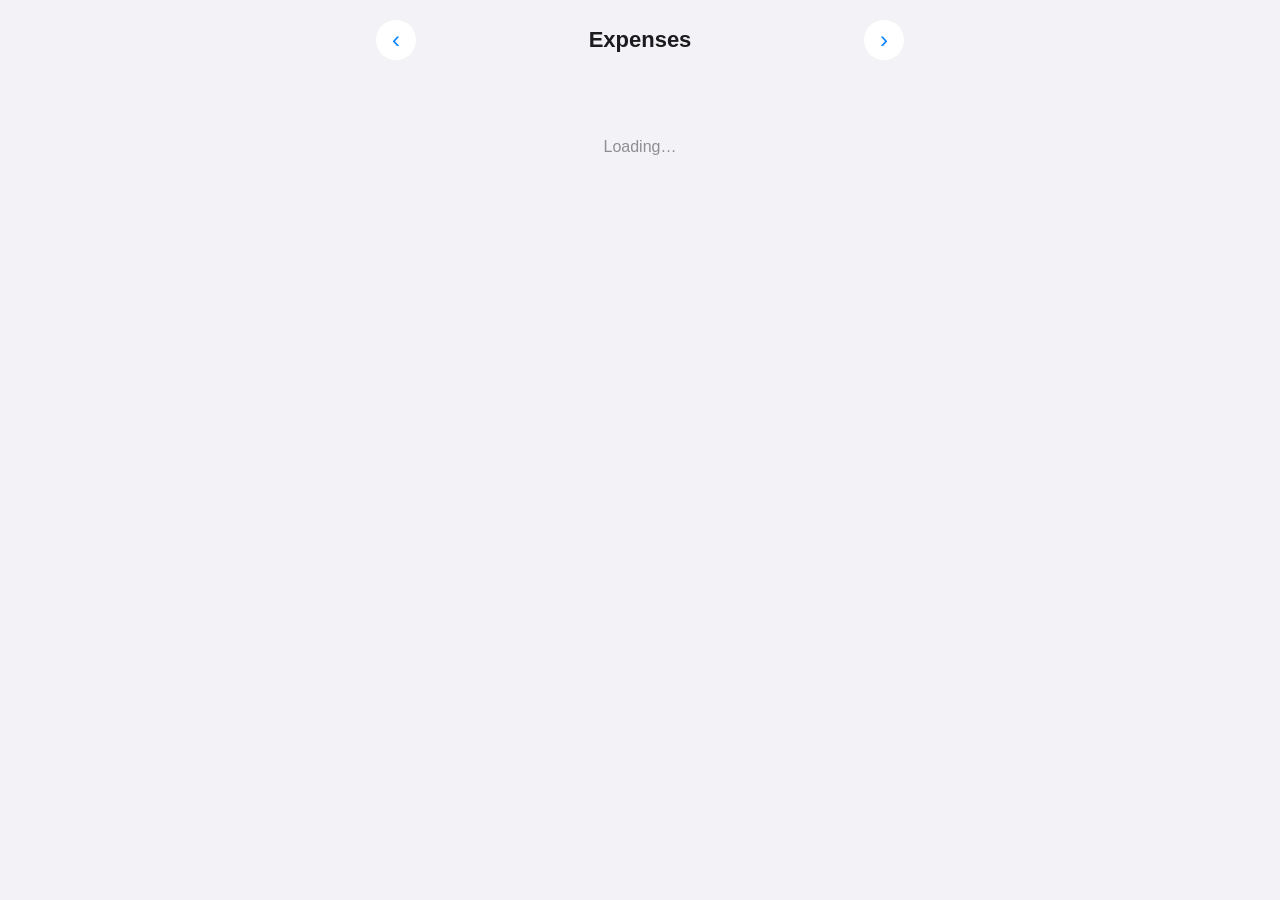
<file: backend/Index.html>
<!DOCTYPE html>
<html>
<head>
<base target="_top">
<meta charset="utf-8">
<style>
  :root {
    --bg:#f2f2f7; --card:#ffffff; --text:#1c1c1e; --muted:#8e8e93;
    --line:#e5e5ea; --accent:#0a84ff; --up:#ff3b30; --down:#34c759;
  }
  @media (prefers-color-scheme: dark) {
    :root { --bg:#000000; --card:#1c1c1e; --text:#f2f2f7; --muted:#8e8e93; --line:#2c2c2e; }
  }
  * { box-sizing:border-box; -webkit-tap-highlight-color:transparent; }
  body {
    margin:0 auto; max-width:560px; padding:16px 16px 48px;
    background:var(--bg); color:var(--text);
    font:16px/1.4 -apple-system, BlinkMacSystemFont, "SF Pro Text", "Segoe UI", Roboto, sans-serif;
  }
  .top { display:flex; align-items:center; justify-content:space-between; margin:4px 0 16px; }
  .top h1 { font-size:22px; margin:0; font-weight:700; }
  .nav { width:40px; height:40px; border-radius:20px; border:0; background:var(--card);
         color:var(--accent); font-size:24px; line-height:1; cursor:pointer; }
  .card { background:var(--card); border-radius:16px; padding:16px; margin-bottom:16px; }
  .label { color:var(--muted); font-size:13px; text-transform:uppercase; letter-spacing:.04em; }
  .big { font-size:40px; font-weight:700; letter-spacing:-.02em; margin:4px 0; }
  .muted { color:var(--muted); font-size:14px; }
  .chip { display:inline-block; padding:2px 8px; border-radius:10px; font-size:13px; font-weight:600; }
  .chip.up { background:rgba(255,59,48,.12); color:var(--up); }
  .chip.down { background:rgba(52,199,89,.14); color:var(--down); }
  h2 { font-size:17px; margin:0 0 12px; }
  .sec { margin:24px 4px 8px; font-size:13px; color:var(--muted); text-transform:uppercase; letter-spacing:.04em; font-weight:600; }
  .cat { margin-bottom:12px; }
  .cat:last-child { margin-bottom:0; }
  .row { display:flex; justify-content:space-between; gap:12px; font-size:15px; }
  .bar { height:8px; border-radius:4px; background:var(--line); margin-top:6px; overflow:hidden; }
  .bar i { display:block; height:100%; border-radius:4px; }
  .day { margin-bottom:12px; padding:0; overflow:hidden; }
  .dayhead { display:flex; justify-content:space-between; padding:10px 16px; font-size:13px;
             color:var(--muted); border-bottom:1px solid var(--line); }
  .tx { display:flex; gap:12px; padding:12px 16px; border-bottom:1px solid var(--line); align-items:flex-start; }
  .tx:last-child { border-bottom:0; }
  .dot { width:36px; height:36px; border-radius:18px; flex:none; display:flex; align-items:center;
         justify-content:center; font-weight:700; color:#fff; font-size:15px; }
  .txmain { flex:1; min-width:0; }
  .txtop { display:flex; justify-content:space-between; gap:8px; font-weight:600; }
  .txsub { color:var(--muted); font-size:13px; margin-top:2px; overflow-wrap:anywhere; }
  .txsub a { color:var(--accent); text-decoration:none; }
  .empty { text-align:center; padding:32px 16px; color:var(--muted); }
  .loading { text-align:center; padding:60px 0; color:var(--muted); }
</style>
</head>
<body>
  <header class="top">
    <button class="nav" id="prev" aria-label="Previous month">‹</button>
    <h1 id="month">Expenses</h1>
    <button class="nav" id="next" aria-label="Next month">›</button>
  </header>

  <div id="app"><div class="loading">Loading…</div></div>

<script>
  const COLORS = ['#0a84ff','#ff9f0a','#30d158','#ff375f','#bf5af2','#64d2ff','#ffd60a','#ac8e68','#5e5ce6','#ff6961'];
  let CUR = 'USD', all = [], view = new Date(); view.setDate(1);
  const colorMap = {};

  const esc = s => String(s).replace(/[&<>"']/g, c => ({'&':'&amp;','<':'&lt;','>':'&gt;','"':'&quot;',"'":'&#39;'}[c]));
  const money = n => { try { return new Intl.NumberFormat(undefined,{style:'currency',currency:CUR}).format(n); }
                       catch(e) { return n.toFixed(2) + ' ' + CUR; } };
  const colorFor = c => colorMap[c] || (colorMap[c] = COLORS[Object.keys(colorMap).length % COLORS.length]);
  const sameMonth = (d, y, m) => d.getFullYear() === y && d.getMonth() === m;

  function fail(msg) {
    document.getElementById('app').innerHTML = '<div class="card empty">' + esc(msg) + '</div>';
  }

  function render() {
    const y = view.getFullYear(), m = view.getMonth();
    document.getElementById('month').textContent =
      view.toLocaleDateString(undefined, { month:'long', year:'numeric' });

    const rows = all.filter(r => sameMonth(r.d, y, m)).sort((a,b) => b.d - a.d);
    const prev = new Date(y, m - 1, 1);
    const prevTotal = all.filter(r => sameMonth(r.d, prev.getFullYear(), prev.getMonth()))
                         .reduce((s,r) => s + r.amount, 0);
    const total = rows.reduce((s,r) => s + r.amount, 0);

    const now = new Date();
    const daysElapsed = sameMonth(now, y, m) ? now.getDate() : new Date(y, m + 1, 0).getDate();
    const avg = rows.length ? total / daysElapsed : 0;

    let change = '';
    if (prevTotal > 0) {
      const pct = Math.round((total - prevTotal) / prevTotal * 100);
      change = '<span class="chip ' + (pct > 0 ? 'up' : 'down') + '">' +
               (pct > 0 ? '▲ ' : '▼ ') + Math.abs(pct) + '% vs last month</span>';
    }

    // Categories
    const by = {};
    rows.forEach(r => by[r.category] = (by[r.category] || 0) + r.amount);
    const cats = Object.entries(by).sort((a,b) => b[1] - a[1]);
    const catHtml = cats.length ? cats.map(([c,v]) =>
      '<div class="cat"><div class="row"><span>' + esc(c) + '</span><span>' + money(v) +
      ' <span class="muted">' + Math.round(v / total * 100) + '%</span></span></div>' +
      '<div class="bar"><i style="width:' + (v / cats[0][1] * 100).toFixed(1) + '%;background:' + colorFor(c) + '"></i></div></div>'
    ).join('') : '<div class="muted">Nothing recorded this month.</div>';

    // Transactions grouped by day
    const days = {};
    rows.forEach(r => { const k = r.d.toDateString(); (days[k] = days[k] || []).push(r); });
    const listHtml = Object.keys(days).length ? Object.entries(days).map(([k, items]) => {
      const dayTotal = items.reduce((s,r) => s + r.amount, 0);
      const label = new Date(k).toLocaleDateString(undefined, { weekday:'short', day:'numeric', month:'short' });
      return '<div class="card day"><div class="dayhead"><span>' + label + '</span><span>' + money(dayTotal) + '</span></div>' +
        items.map(r => {
          const time = r.d.toLocaleTimeString(undefined, { hour:'numeric', minute:'2-digit' });
          const place = r.address ? esc(r.address) : (r.lat !== null ? 'Location saved' : '');
          const map = r.lat !== null ? ' · <a href="https://maps.apple.com/?ll=' + r.lat + ',' + r.lng + '&q=Expense">Map</a>' : '';
          return '<div class="tx"><div class="dot" style="background:' + colorFor(r.category) + '">' +
            esc(r.category.charAt(0).toUpperCase()) + '</div><div class="txmain">' +
            '<div class="txtop"><span>' + esc(r.category) + '</span><span>' + money(r.amount) + '</span></div>' +
            (r.remarks ? '<div class="txsub">' + esc(r.remarks) + '</div>' : '') +
            '<div class="txsub">' + time + (place ? ' · ' + place : '') + map + '</div></div></div>';
        }).join('') + '</div>';
    }).join('') : '<div class="card empty">No expenses this month.<br>Run your Shortcut to add one.</div>';

    document.getElementById('app').innerHTML =
      '<section class="card"><div class="label">Spent this month</div>' +
      '<div class="big">' + money(total) + '</div>' +
      '<div class="muted">' + rows.length + ' expense' + (rows.length === 1 ? '' : 's') +
      ' · ' + money(avg) + '/day avg</div>' + (change ? '<div style="margin-top:8px">' + change + '</div>' : '') +
      '</section>' +
      '<section class="card"><h2>By category</h2>' + catHtml + '</section>' +
      '<div class="sec">Transactions</div>' + listHtml;
  }

  document.getElementById('prev').onclick = () => { view = new Date(view.getFullYear(), view.getMonth() - 1, 1); render(); };
  document.getElementById('next').onclick = () => { view = new Date(view.getFullYear(), view.getMonth() + 1, 1); render(); };

  google.script.url.getLocation(loc => {
    const key = loc.parameter.key || '';
    google.script.run
      .withSuccessHandler(res => {
        if (!res || !res.ok) return fail(res ? res.error : 'Could not load data.');
        CUR = res.currency || 'USD';
        all = res.rows.map(r => Object.assign(r, { d: new Date(r.ts) }));
        render();
      })
      .withFailureHandler(err => fail('Error: ' + err.message))
      .getData(key);
  });
</script>
</body>
</html>
</file>
